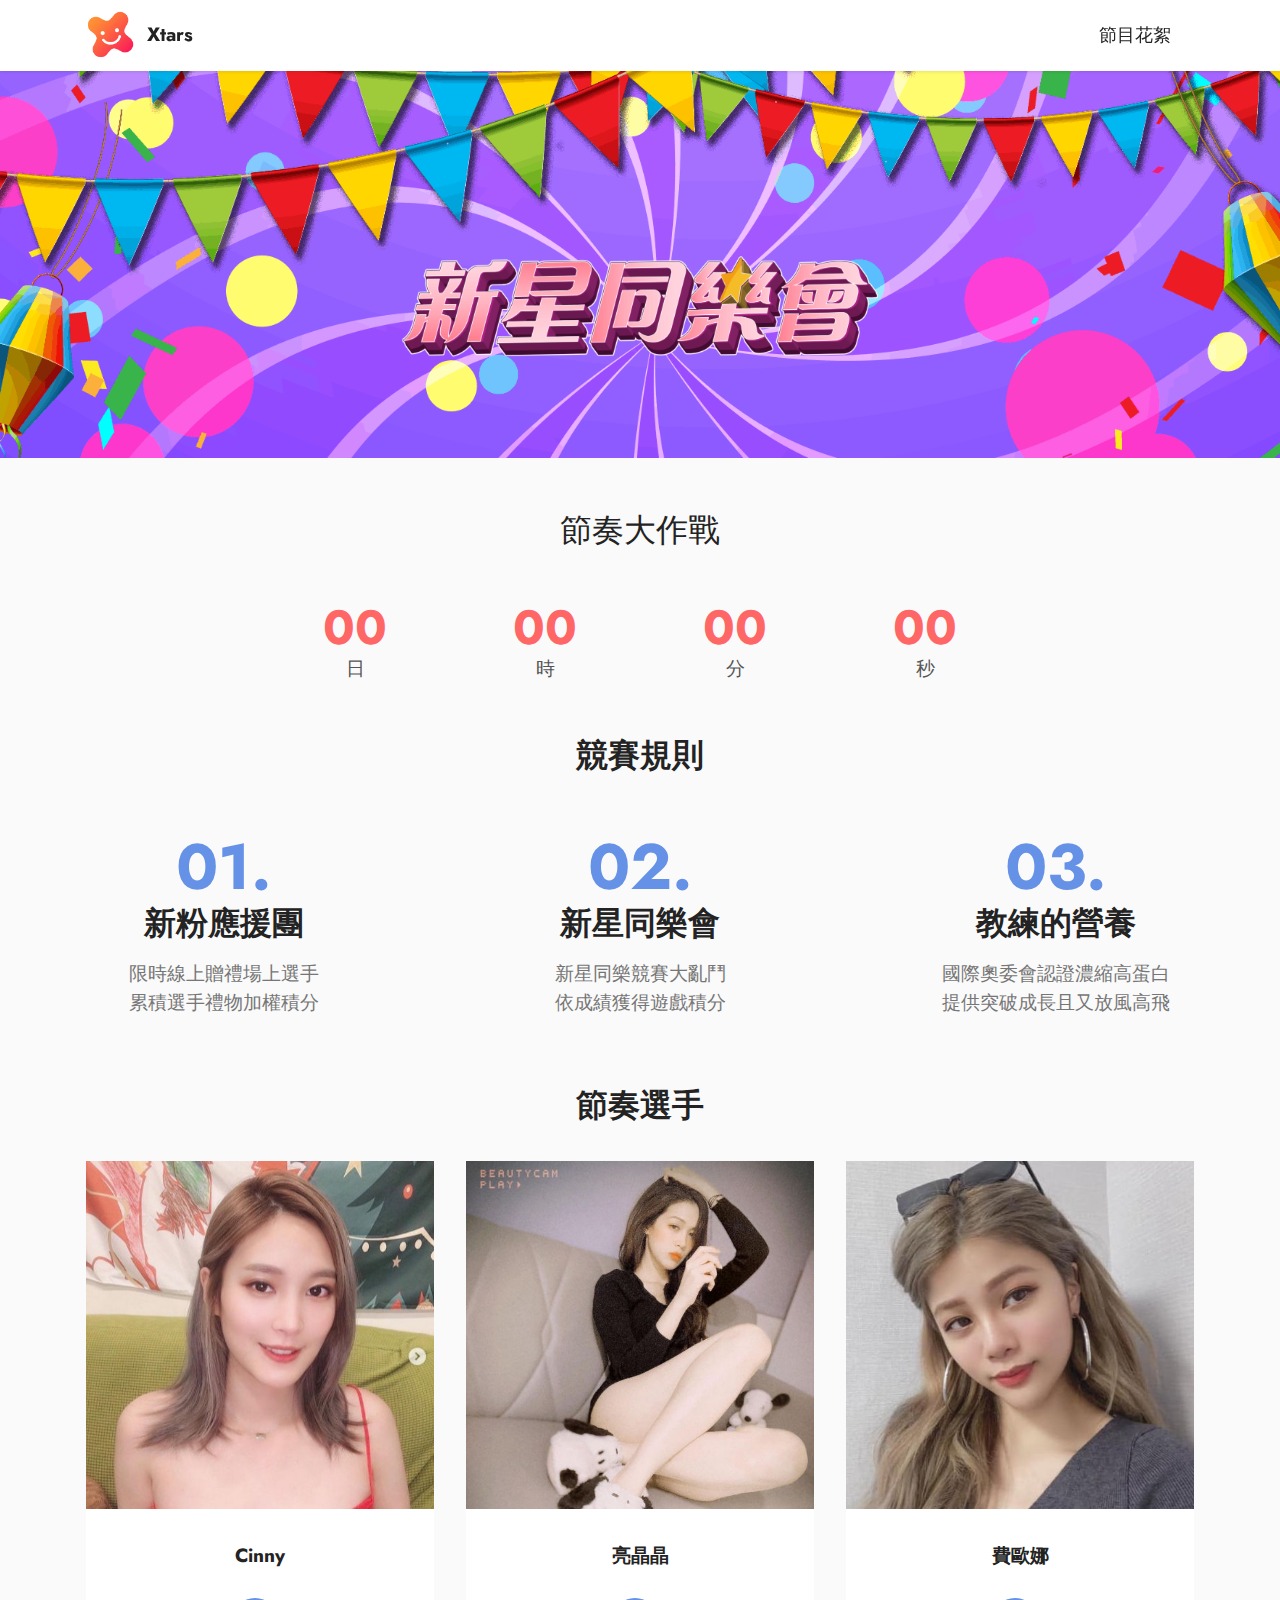
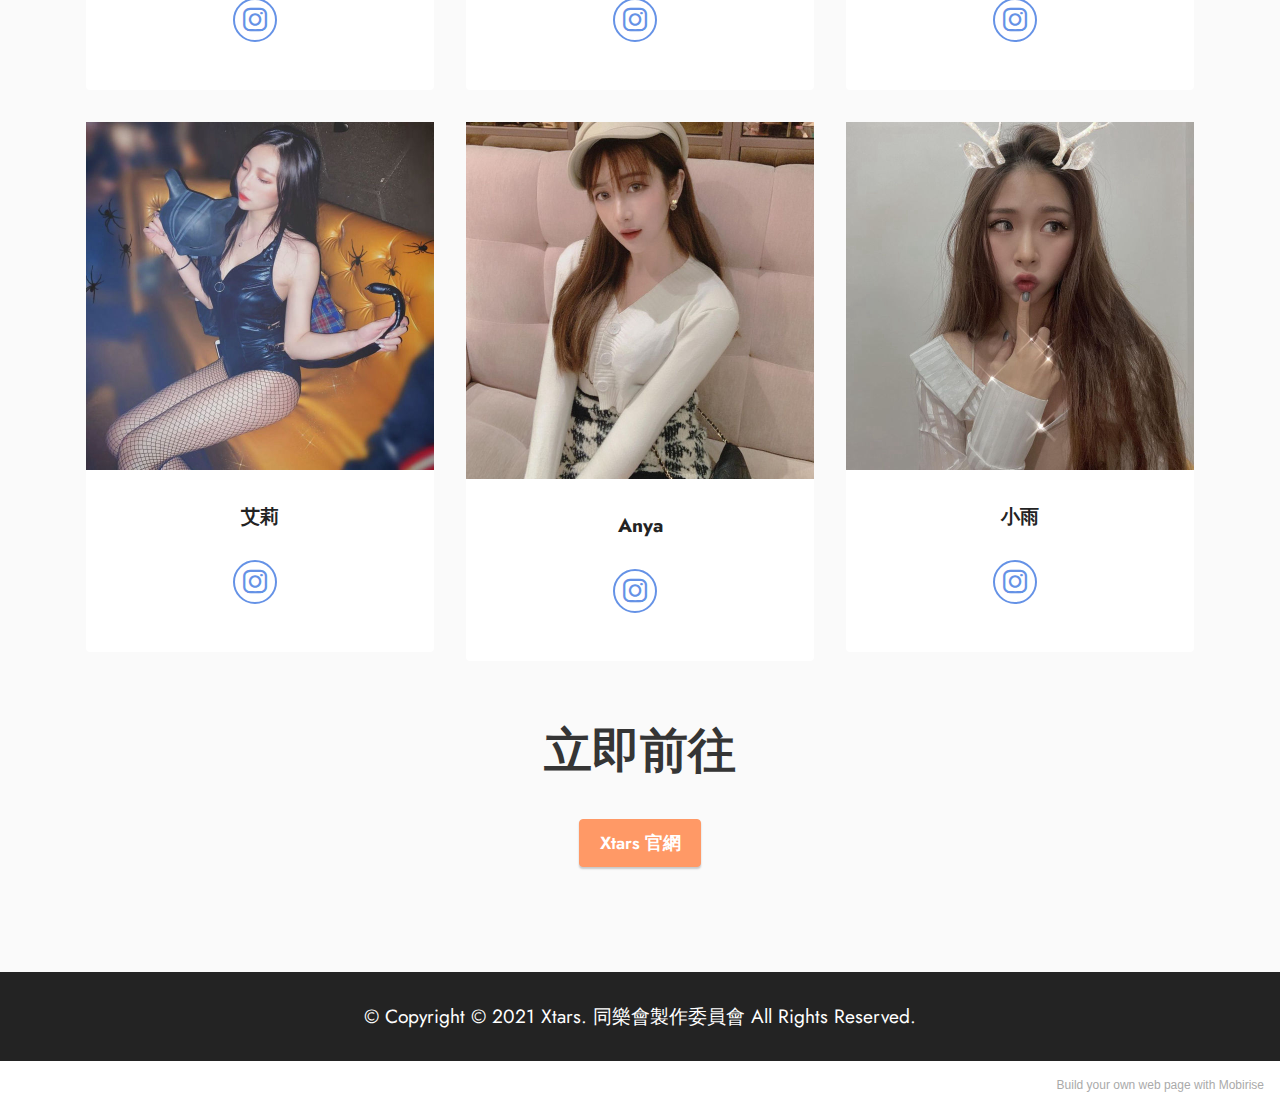
<file: index.html>
<!DOCTYPE html>
<html  >
<head>
  <!-- Site made with Mobirise Website Builder v5.2.0, https://mobirise.com -->
  <meta charset="UTF-8">
  <meta http-equiv="X-UA-Compatible" content="IE=edge">
  <meta name="generator" content="Mobirise v5.2.0, mobirise.com">
  <meta name="viewport" content="width=device-width, initial-scale=1, minimum-scale=1">
  <link rel="shortcut icon" href="assets/images/xtars-80x80.png" type="image/x-icon">
  <meta name="description" content="">
  
  
  <title>Home</title>
  <link rel="stylesheet" href="assets/tether/tether.min.css">
  <link rel="stylesheet" href="assets/bootstrap/css/bootstrap.min.css">
  <link rel="stylesheet" href="assets/bootstrap/css/bootstrap-grid.min.css">
  <link rel="stylesheet" href="assets/bootstrap/css/bootstrap-reboot.min.css">
  <link rel="stylesheet" href="assets/dropdown/css/style.css">
  <link rel="stylesheet" href="assets/socicon/css/styles.css">
  <link rel="stylesheet" href="assets/theme/css/style.css">
  <link rel="preload" as="style" href="assets/mobirise/css/mbr-additional.css"><link rel="stylesheet" href="assets/mobirise/css/mbr-additional.css" type="text/css">
  
  
  
  
</head>
<body>
  
  <section class="menu menu2 cid-smn8dPNpN2" once="menu" id="menu2-u">
    
    <nav class="navbar navbar-dropdown navbar-fixed-top navbar-expand-lg">
        <div class="container">
            <div class="navbar-brand">
                <span class="navbar-logo">
                    <a href="index.html">
                        <img src="assets/images/xtars-80x80.png" alt="Mobirise" style="height: 3rem;">
                    </a>
                </span>
                <span class="navbar-caption-wrap"><a class="navbar-caption text-black display-7" href="https://mobiri.se">Xtars</a></span>
            </div>
            <button class="navbar-toggler" type="button" data-toggle="collapse" data-target="#navbarSupportedContent" aria-controls="navbarNavAltMarkup" aria-expanded="false" aria-label="Toggle navigation">
                <div class="hamburger">
                    <span></span>
                    <span></span>
                    <span></span>
                    <span></span>
                </div>
            </button>
            <div class="collapse navbar-collapse" id="navbarSupportedContent">
                <ul class="navbar-nav nav-dropdown nav-right" data-app-modern-menu="true"><li class="nav-item"><a class="nav-link link text-black text-primary display-4" href="page1.html">節目花絮</a>
                    </li></ul>
                
                
            </div>
        </div>
    </nav>
</section>

<section class="header10 cid-sjNqBxgICX mbr-parallax-background" id="header10-3">

    

    

    <div class="align-center container">
        <div class="row justify-content-center">
            <div class="col-md-12 col-lg-9">
                
                
                
                <div class="image-wrap mt-4">
                    <img src="assets/images/logo-1364x303.png" alt="Mobirise" title="">
                </div>
            </div>
        </div>
    </div>
</section>

<section class="countdown3 cid-sjSyhsZ68y" id="countdown3-b">
    
    
    <div class="container">
        <div class="row justify-content-center">
            <div class="col-lg-8">
                <h3 class="mbr-section-title mb-5 align-center mbr-fonts-style display-5"><br>節奏大作戰</h3>
                
                <div class="countdown-cont align-center mb-5">
                    <div class="daysCountdown col-xs-3 col-sm-3 col-md-3" title="日"></div>
                    <div class="hoursCountdown col-xs-3 col-sm-3 col-md-3" title="時"></div>
                    <div class="minutesCountdown col-xs-3 col-sm-3 col-md-3" title="分"></div>
                    <div class="secondsCountdown col-xs-3 col-sm-3 col-md-3" title="秒"></div>
                    <div class="countdown" data-due-date="2021/3/25 19:00"></div>
                </div>
            </div>
        </div>
    </div>
</section>

<section class="features22 cid-smneNZ9Xca" id="features23-y">

    
    
    <div class="container-fluid">
        <div class="card-wrapper">
            <div class="card-box align-left">
                <h4 class="mbr-section-title mbr-fonts-style display-5">
                    <strong>競賽規則</strong></h4>
                
                
            </div>
        </div>
        <!-- col-12 col-md-6 col-lg-4 -->
        <div class="row justify-content-center content-row mt-4">
            <div class="card p-4 p-md-3 col-md-6 col-lg-4">
                <div class="card-box">
                    <div class="title">
                        <span class="num mbr-fonts-style"><strong>01.</strong></span>
                    </div>
                    <h4 class="card-title mbr-fonts-style display-5">
                        <strong>新粉應援團</strong>
                    </h4>
                    <p class="mbr-text card-text mbr-fonts-style display-7">限時線上贈禮場上選手<br>累積選手禮物加權積分<br></p>
                </div>
            </div>
            <div class="card p-4 p-md-3 col-md-6 col-lg-4">
                <div class="card-box">
                    <div class="title">
                        <span class="num mbr-fonts-style"><strong>02.</strong></span>
                    </div>
                    <h4 class="card-title mbr-fonts-style display-5">
                        <strong>新星同樂會</strong>
                    </h4>
                    <p class="mbr-text card-text mbr-fonts-style display-7">新星同樂競賽大亂鬥<br>依成績獲得遊戲積分<br></p>
                </div>
            </div>
            <div class="card p-4 p-md-3 col-md-6 col-lg-4">
                <div class="card-box">
                    <div class="title">
                        <span class="num mbr-fonts-style"><strong>03.</strong></span>
                    </div>
                    <h4 class="card-title mbr-fonts-style display-5"><strong>教練的營養</strong></h4>
                    <p class="mbr-text card-text mbr-fonts-style display-7">國際奧委會認證濃縮高蛋白<br>提供突破成長且又放風高飛<br></p>
                </div>
            </div>
            
            
            
            
            
        </div>
    </div>
</section>

<section class="team1 cid-sjVwXXZbTb" id="team1-l">
    

    
    <div class="container">
        <div class="row justify-content-center">
            <div class="col-12">
                <h3 class="mbr-section-title mbr-fonts-style align-center mb-4 display-5"><strong>節奏選手</strong></h3>
                
            </div>
            <div class="col-sm-6 col-lg-4">
                <div class="card-wrap">
                    <div class="image-wrap">
                        <img src="assets/images/cinny-480x601.jpeg" alt="">
                    </div>
                    <div class="content-wrap">
                        <h5 class="mbr-section-title card-title mbr-fonts-style align-center m-0 display-7"><strong>Cinny</strong><br><strong><br></strong>
                        </h5>
                        
                        
                        <div class="social-row display-7">
                            <div class="soc-item">
                                <a href="https://www.instagram.com/jins_co/" target="_blank">
                                    <span class="mbr-iconfont socicon-instagram socicon"></span>
                                </a>
                            </div>
                            
                            
                            
                            
                        </div>
                        
                    </div>
                </div>
            </div>

            <div class="col-sm-6 col-lg-4">
                <div class="card-wrap">
                    <div class="image-wrap">
                        <img src="assets/images/131552505-402459911201972-3586941245776753586-n-506x506.jpg" alt="">
                    </div>
                    <div class="content-wrap">
                        <h5 class="mbr-section-title card-title mbr-fonts-style align-center m-0 display-7">
                            <strong>亮晶晶</strong><br><strong><br></strong>
                        </h5>
                        
                        
                        <div class="social-row display-7">
                            <div class="soc-item">
                                <a href="https://www.instagram.com/jauja_77/" target="_blank">
                                    <span class="mbr-iconfont socicon-instagram socicon"></span>
                                </a>
                            </div>
                            
                            
                            
                            
                        </div>
                        
                    </div>
                </div>
            </div>

            <div class="col-sm-6 col-lg-4">
                <div class="card-wrap">
                    <div class="image-wrap">
                        <img src="assets/images/123786527-3633252616719279-2183512841116126297-n-506x506.jpg" alt="">
                    </div>
                    <div class="content-wrap">
                        <h5 class="mbr-section-title card-title mbr-fonts-style align-center m-0 display-7"><strong>費歐娜</strong><br><strong><br></strong></h5>
                        
                        
                        <div class="social-row display-7">
                            <div class="soc-item">
                                <a href="https://www.instagram.com/fiona_5315/" target="_blank">
                                    <span class="mbr-iconfont socicon-instagram socicon"></span>
                                </a>
                            </div>
                            
                            
                            
                            
                        </div>
                        
                    </div>
                </div>
            </div>

            
        </div>
    </div>
</section>

<section class="team1 cid-sjVxiVuAu6" id="team1-m">
    

    
    <div class="container">
        <div class="row justify-content-center">
            <div class="col-12">
                <h3 class="mbr-section-title mbr-fonts-style align-center mb-4 display-5"></h3>
                
            </div>
            <div class="col-sm-6 col-lg-4">
                <div class="card-wrap">
                    <div class="image-wrap">
                        <img src="assets/images/123180125-414652959703171-7835298303687808785-n-696x696.jpg" alt="">
                    </div>
                    <div class="content-wrap">
                        <h5 class="mbr-section-title card-title mbr-fonts-style align-center m-0 display-7">
                            <strong>艾莉</strong><br><strong><br></strong>
                        </h5>
                        
                        
                        <div class="social-row display-7">
                            <div class="soc-item">
                                <a href="https://www.instagram.com/ellie.bb__/" target="_blank">
                                    <span class="mbr-iconfont socicon-instagram socicon"></span>
                                </a>
                            </div>
                            
                            
                            
                            
                        </div>
                        
                    </div>
                </div>
            </div>

            <div class="col-sm-6 col-lg-4">
                <div class="card-wrap">
                    <div class="image-wrap">
                        <img src="assets/images/127604019-316410402684490-2424909874435480889-n-696x713.jpg" alt="">
                    </div>
                    <div class="content-wrap">
                        <h5 class="mbr-section-title card-title mbr-fonts-style align-center m-0 display-7">
                            <strong>Anya</strong><br><strong><br></strong>
                        </h5>
                        
                        
                        <div class="social-row display-7">
                            <div class="soc-item">
                                <a href="https://www.instagram.com/imnini__24" target="_blank">
                                    <span class="mbr-iconfont socicon-instagram socicon"></span>
                                </a>
                            </div>
                            
                            
                            
                            
                        </div>
                        
                    </div>
                </div>
            </div>

            <div class="col-sm-6 col-lg-4">
                <div class="card-wrap">
                    <div class="image-wrap">
                        <img src="assets/images/132115350-257817309009860-9081414252603745127-n-696x696.jpg" alt="">
                    </div>
                    <div class="content-wrap">
                        <h5 class="mbr-section-title card-title mbr-fonts-style align-center m-0 display-7"><strong>小雨</strong><br><strong><br></strong>
                        </h5>
                        
                        
                        <div class="social-row display-7">
                            <div class="soc-item">
                                <a href="https://www.instagram.com/l.rainning_1218/" target="_blank">
                                    <span class="mbr-iconfont socicon-instagram socicon"></span>
                                </a>
                            </div>
                            
                            
                            
                            
                        </div>
                        
                    </div>
                </div>
            </div>

            
        </div>
    </div>
</section>

<section class="info1 cid-sjVNlHMPFI" id="info1-r">
    
    
    <div class="align-center container">
        <div class="row justify-content-center">
            <div class="col-12 col-lg-8">
                <h3 class="mbr-section-title mb-4 mbr-fonts-style display-2"><strong>立即前往</strong></h3>
                
                <div class="mbr-section-btn"><a class="btn btn-danger display-4" href="https://www.xtars.com/">Xtars 官網</a></div>
            </div>
        </div>
    </div>
</section>

<section class="footer7 cid-sjVMQPwc6F" once="footers" id="footer7-q">

    

    

    <div class="container">
        <div class="media-container-row align-center mbr-white">
            <div class="col-12">
                <p class="mbr-text mb-0 mbr-fonts-style display-7">
                    © Copyright © 2021 Xtars. 同樂會製作委員會 All Rights Reserved. 
                </p>
            </div>
        </div>
    </div>
</section><section style="background-color: #fff; font-family: -apple-system, BlinkMacSystemFont, 'Segoe UI', 'Roboto', 'Helvetica Neue', Arial, sans-serif; color:#aaa; font-size:12px; padding: 0; align-items: center; display: flex;"><a href="https://mobirise.site/k" style="flex: 1 1; height: 3rem; padding-left: 1rem;"></a><p style="flex: 0 0 auto; margin:0; padding-right:1rem;">Build your own <a href="https://mobirise.site/y" style="color:#aaa;">web page</a> with Mobirise</p></section><script src="assets/web/assets/jquery/jquery.min.js"></script>  <script src="assets/popper/popper.min.js"></script>  <script src="assets/tether/tether.min.js"></script>  <script src="assets/bootstrap/js/bootstrap.min.js"></script>  <script src="assets/smoothscroll/smooth-scroll.js"></script>  <script src="assets/parallax/jarallax.min.js"></script>  <script src="assets/countdown/jquery.countdown.min.js"></script>  <script src="assets/dropdown/js/nav-dropdown.js"></script>  <script src="assets/dropdown/js/navbar-dropdown.js"></script>  <script src="assets/touchswipe/jquery.touch-swipe.min.js"></script>  <script src="assets/theme/js/script.js"></script>  
  
  
</body>
</html>
</file>
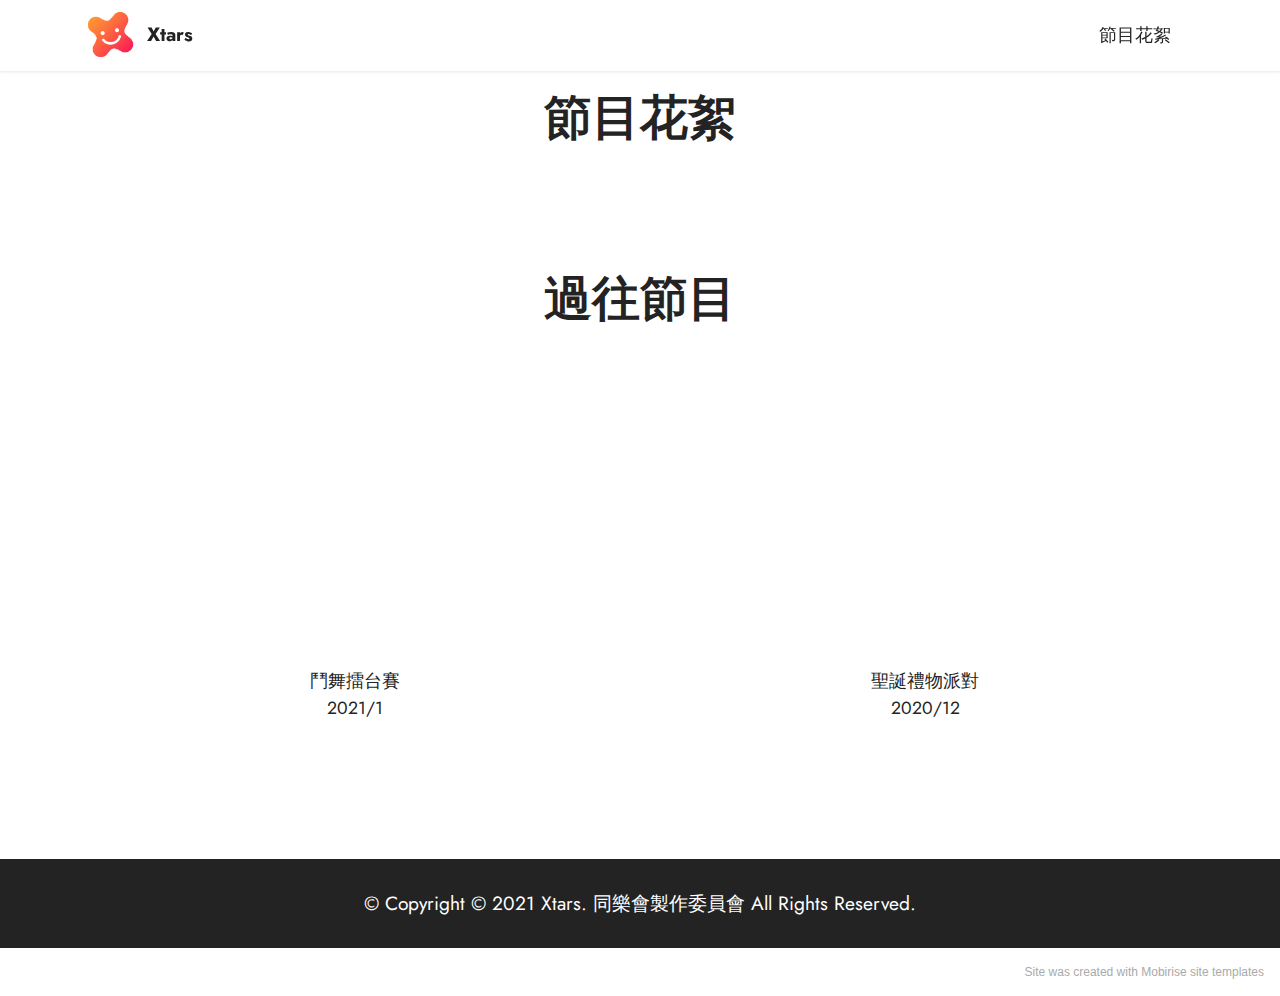
<file: page1.html>
<!DOCTYPE html>
<html  >
<head>
  <!-- Site made with Mobirise Website Builder v5.2.0, https://mobirise.com -->
  <meta charset="UTF-8">
  <meta http-equiv="X-UA-Compatible" content="IE=edge">
  <meta name="generator" content="Mobirise v5.2.0, mobirise.com">
  <meta name="viewport" content="width=device-width, initial-scale=1, minimum-scale=1">
  <link rel="shortcut icon" href="assets/images/xtars-80x80.png" type="image/x-icon">
  <meta name="description" content="">
  
  
  <title>Past</title>
  <link rel="stylesheet" href="assets/tether/tether.min.css">
  <link rel="stylesheet" href="assets/bootstrap/css/bootstrap.min.css">
  <link rel="stylesheet" href="assets/bootstrap/css/bootstrap-grid.min.css">
  <link rel="stylesheet" href="assets/bootstrap/css/bootstrap-reboot.min.css">
  <link rel="stylesheet" href="assets/dropdown/css/style.css">
  <link rel="stylesheet" href="assets/socicon/css/styles.css">
  <link rel="stylesheet" href="assets/theme/css/style.css">
  <link rel="preload" as="style" href="assets/mobirise/css/mbr-additional.css"><link rel="stylesheet" href="assets/mobirise/css/mbr-additional.css" type="text/css">
  
  
  
  
</head>
<body>
  
  <section class="menu menu2 cid-smn8dPNpN2" once="menu" id="menu2-u">
    
    <nav class="navbar navbar-dropdown navbar-fixed-top navbar-expand-lg">
        <div class="container">
            <div class="navbar-brand">
                <span class="navbar-logo">
                    <a href="index.html">
                        <img src="assets/images/xtars-80x80.png" alt="Mobirise" style="height: 3rem;">
                    </a>
                </span>
                <span class="navbar-caption-wrap"><a class="navbar-caption text-black display-7" href="https://mobiri.se">Xtars</a></span>
            </div>
            <button class="navbar-toggler" type="button" data-toggle="collapse" data-target="#navbarSupportedContent" aria-controls="navbarNavAltMarkup" aria-expanded="false" aria-label="Toggle navigation">
                <div class="hamburger">
                    <span></span>
                    <span></span>
                    <span></span>
                    <span></span>
                </div>
            </button>
            <div class="collapse navbar-collapse" id="navbarSupportedContent">
                <ul class="navbar-nav nav-dropdown nav-right" data-app-modern-menu="true"><li class="nav-item"><a class="nav-link link text-black text-primary display-4" href="page1.html">節目花絮</a>
                    </li></ul>
                
                
            </div>
        </div>
    </nav>
</section>

<section class="content4 cid-smnhTGYogt" id="content4-10">
    
    
    <div class="container">
        <div class="row justify-content-center">
            <div class="title col-md-12 col-lg-12">
                <h3 class="mbr-section-title mbr-fonts-style align-center mb-4 display-2"><strong>節目花絮</strong></h3>
                <h4 class="mbr-section-subtitle align-center mbr-fonts-style mb-4 display-7"></h4>
                
            </div>
        </div>
    </div>
</section>

<section class="video3 cid-ssABHZzM5U" id="video3-12">
    
    
    <div class="container">
        <div class="mbr-section-head">
            <h4 class="mbr-section-title mbr-fonts-style mb-0 display-2"><strong>過往節目</strong></h4>
            <h5 class="mbr-section-subtitle mbr-fonts-style mb-0 mt-2 display-7"></h5>
        </div>
        <div class="row mt-4">
            <div class="col-12 col-md-6 video-block">
                <div class="video-wrapper"><iframe class="mbr-embedded-video" src="https://www.youtube.com/embed/ghrFu1TP25Y?rel=0&amp;amp;showinfo=0&amp;autoplay=0&amp;loop=0" width="1280" height="720" frameborder="0" allowfullscreen></iframe></div>
                <p class="mbr-text pt-2 mbr-fonts-style display-4">
                    鬥舞擂台賽<br>2021/1<br><br></p>
            </div>
            <div class="col-12 col-md-6 video-block">
                <div class="video-wrapper"><iframe class="mbr-embedded-video" src="https://www.youtube.com/embed/02JhV_EFZog?rel=0&amp;amp;showinfo=0&amp;autoplay=0&amp;loop=0" width="1280" height="720" frameborder="0" allowfullscreen></iframe></div>
                <p class="mbr-text pt-2 mbr-fonts-style display-4">
                    聖誕禮物派對<br>2020/12<br></p>
            </div>
        </div>
    </div>
</section>

<section class="footer7 cid-sjVMQPwc6F" once="footers" id="footer7-s">

    

    

    <div class="container">
        <div class="media-container-row align-center mbr-white">
            <div class="col-12">
                <p class="mbr-text mb-0 mbr-fonts-style display-7">
                    © Copyright © 2021 Xtars. 同樂會製作委員會 All Rights Reserved. 
                </p>
            </div>
        </div>
    </div>
</section><section style="background-color: #fff; font-family: -apple-system, BlinkMacSystemFont, 'Segoe UI', 'Roboto', 'Helvetica Neue', Arial, sans-serif; color:#aaa; font-size:12px; padding: 0; align-items: center; display: flex;"><a href="https://mobirise.site/b" style="flex: 1 1; height: 3rem; padding-left: 1rem;"></a><p style="flex: 0 0 auto; margin:0; padding-right:1rem;"><a href="https://mobirise.site/s" style="color:#aaa;">Site</a> was created with Mobirise site templates</p></section><script src="assets/web/assets/jquery/jquery.min.js"></script>  <script src="assets/popper/popper.min.js"></script>  <script src="assets/tether/tether.min.js"></script>  <script src="assets/bootstrap/js/bootstrap.min.js"></script>  <script src="assets/smoothscroll/smooth-scroll.js"></script>  <script src="assets/playervimeo/vimeo_player.js"></script>  <script src="assets/dropdown/js/nav-dropdown.js"></script>  <script src="assets/dropdown/js/navbar-dropdown.js"></script>  <script src="assets/touchswipe/jquery.touch-swipe.min.js"></script>  <script src="assets/theme/js/script.js"></script>  
  
  
</body>
</html>
</file>
<file: assets/dropdown/css/style.css>
.navbar-dropdown {
  left: 0;
  padding: 0;
  position: absolute;
  right: 0;
  top: 0;
  transition: all 0.45s ease;
  z-index: 1030;
  background: #282828; }
  .navbar-dropdown .navbar-logo {
    margin-right: 0.8rem;
    transition: margin 0.3s ease-in-out;
    vertical-align: middle; }
    .navbar-dropdown .navbar-logo img {
      height: 3.125rem;
      transition: all 0.3s ease-in-out; }
    .navbar-dropdown .navbar-logo.mbr-iconfont {
      font-size: 3.125rem;
      line-height: 3.125rem; }
  .navbar-dropdown .navbar-caption {
    font-weight: 700;
    white-space: normal;
    vertical-align: -4px;
    line-height: 3.125rem !important; }
    .navbar-dropdown .navbar-caption, .navbar-dropdown .navbar-caption:hover {
      color: inherit;
      text-decoration: none; }
  .navbar-dropdown .mbr-iconfont + .navbar-caption {
    vertical-align: -1px; }
  .navbar-dropdown.navbar-fixed-top {
    position: fixed; }
  .navbar-dropdown .navbar-brand span {
    vertical-align: -4px; }
  .navbar-dropdown.bg-color.transparent {
    background: none; }
  .navbar-dropdown.navbar-short .navbar-brand {
    padding: 0.625rem 0; }
    .navbar-dropdown.navbar-short .navbar-brand span {
      vertical-align: -1px; }
  .navbar-dropdown.navbar-short .navbar-caption {
    line-height: 2.375rem !important;
    vertical-align: -2px; }
  .navbar-dropdown.navbar-short .navbar-logo {
    margin-right: 0.5rem; }
    .navbar-dropdown.navbar-short .navbar-logo img {
      height: 2.375rem; }
    .navbar-dropdown.navbar-short .navbar-logo.mbr-iconfont {
      font-size: 2.375rem;
      line-height: 2.375rem; }
  .navbar-dropdown.navbar-short .mbr-table-cell {
    height: 3.625rem; }
  .navbar-dropdown .navbar-close {
    left: 0.6875rem;
    position: fixed;
    top: 0.75rem;
    z-index: 1000; }
  .navbar-dropdown .hamburger-icon {
    content: "";
    display: inline-block;
    vertical-align: middle;
    width: 16px;
    -webkit-box-shadow: 0 -6px 0 1px #282828,0 0 0 1px #282828,0 6px 0 1px #282828;
    -moz-box-shadow: 0 -6px 0 1px #282828,0 0 0 1px #282828,0 6px 0 1px #282828;
    box-shadow: 0 -6px 0 1px #282828,0 0 0 1px #282828,0 6px 0 1px #282828; }

.dropdown-menu .dropdown-toggle[data-toggle="dropdown-submenu"]::after {
  border-bottom: 0.35em solid transparent;
  border-left: 0.35em solid;
  border-right: 0;
  border-top: 0.35em solid transparent;
  margin-left: 0.3rem; }

.dropdown-menu .dropdown-item:focus {
  outline: 0; }

.nav-dropdown {
  font-size: 0.75rem;
  font-weight: 500;
  height: auto !important; }
  .nav-dropdown .nav-btn {
    padding-left: 1rem; }
  .nav-dropdown .link {
    margin: .667em 1.667em;
    font-weight: 500;
    padding: 0;
    transition: color .2s ease-in-out; }
    .nav-dropdown .link.dropdown-toggle {
      margin-right: 2.583em; }
      .nav-dropdown .link.dropdown-toggle::after {
        margin-left: .25rem;
        border-top: 0.35em solid;
        border-right: 0.35em solid transparent;
        border-left: 0.35em solid transparent;
        border-bottom: 0; }
      .nav-dropdown .link.dropdown-toggle[aria-expanded="true"] {
        margin: 0;
        padding: 0.667em 3.263em  0.667em 1.667em; }
  .nav-dropdown .link::after,
  .nav-dropdown .dropdown-item::after {
    color: inherit; }
  .nav-dropdown .btn {
    font-size: 0.75rem;
    font-weight: 700;
    letter-spacing: 0;
    margin-bottom: 0;
    padding-left: 1.25rem;
    padding-right: 1.25rem; }
  .nav-dropdown .dropdown-menu {
    border-radius: 0;
    border: 0;
    left: 0;
    margin: 0;
    padding-bottom: 1.25rem;
    padding-top: 1.25rem;
    position: relative; }
  .nav-dropdown .dropdown-submenu {
    margin-left: 0.125rem;
    top: 0; }
  .nav-dropdown .dropdown-item {
    font-weight: 500;
    line-height: 2;
    padding: 0.3846em 4.615em 0.3846em 1.5385em;
    position: relative;
    transition: color .2s ease-in-out, background-color .2s ease-in-out; }
    .nav-dropdown .dropdown-item::after {
      margin-top: -0.3077em;
      position: absolute;
      right: 1.1538em;
      top: 50%; }
    .nav-dropdown .dropdown-item:focus, .nav-dropdown .dropdown-item:hover {
      background: none; }

@media (max-width: 767px) {
  .nav-dropdown.navbar-toggleable-sm {
    bottom: 0;
    display: none;
    left: 0;
    overflow-x: hidden;
    position: fixed;
    top: 0;
    transform: translateX(-100%);
    -ms-transform: translateX(-100%);
    -webkit-transform: translateX(-100%);
    width: 18.75rem;
    z-index: 999; } }
.nav-dropdown.navbar-toggleable-xl {
  bottom: 0;
  display: none;
  left: 0;
  overflow-x: hidden;
  position: fixed;
  top: 0;
  transform: translateX(-100%);
  -ms-transform: translateX(-100%);
  -webkit-transform: translateX(-100%);
  width: 18.75rem;
  z-index: 999; }

.nav-dropdown-sm {
  display: block !important;
  overflow-x: hidden;
  overflow: auto;
  padding-top: 3.875rem; }
  .nav-dropdown-sm::after {
    content: "";
    display: block;
    height: 3rem;
    width: 100%; }
  .nav-dropdown-sm.collapse.in ~ .navbar-close {
    display: block !important; }
  .nav-dropdown-sm.collapsing, .nav-dropdown-sm.collapse.in {
    transform: translateX(0);
    -ms-transform: translateX(0);
    -webkit-transform: translateX(0);
    transition: all 0.25s ease-out;
    -webkit-transition: all 0.25s ease-out;
    background: #282828; }
  .nav-dropdown-sm.collapsing[aria-expanded="false"] {
    transform: translateX(-100%);
    -ms-transform: translateX(-100%);
    -webkit-transform: translateX(-100%); }
  .nav-dropdown-sm .nav-item {
    display: block;
    margin-left: 0 !important;
    padding-left: 0; }
  .nav-dropdown-sm .link,
  .nav-dropdown-sm .dropdown-item {
    border-top: 1px dotted rgba(255, 255, 255, 0.1);
    font-size: 0.8125rem;
    line-height: 1.6;
    margin: 0 !important;
    padding: 0.875rem 2.4rem 0.875rem 1.5625rem !important;
    position: relative;
    white-space: normal; }
    .nav-dropdown-sm .link:focus, .nav-dropdown-sm .link:hover,
    .nav-dropdown-sm .dropdown-item:focus,
    .nav-dropdown-sm .dropdown-item:hover {
      background: rgba(0, 0, 0, 0.2) !important;
      color: #c0a375; }
  .nav-dropdown-sm .nav-btn {
    position: relative;
    padding: 1.5625rem 1.5625rem 0 1.5625rem; }
    .nav-dropdown-sm .nav-btn::before {
      border-top: 1px dotted rgba(255, 255, 255, 0.1);
      content: "";
      left: 0;
      position: absolute;
      top: 0;
      width: 100%; }
    .nav-dropdown-sm .nav-btn + .nav-btn {
      padding-top: 0.625rem; }
      .nav-dropdown-sm .nav-btn + .nav-btn::before {
        display: none; }
  .nav-dropdown-sm .btn {
    padding: 0.625rem 0; }
  .nav-dropdown-sm .dropdown-toggle[data-toggle="dropdown-submenu"]::after {
    margin-left: .25rem;
    border-top: 0.35em solid;
    border-right: 0.35em solid transparent;
    border-left: 0.35em solid transparent;
    border-bottom: 0; }
  .nav-dropdown-sm .dropdown-toggle[data-toggle="dropdown-submenu"][aria-expanded="true"]::after {
    border-top: 0;
    border-right: 0.35em solid transparent;
    border-left: 0.35em solid transparent;
    border-bottom: 0.35em solid; }
  .nav-dropdown-sm .dropdown-menu {
    margin: 0;
    padding: 0;
    position: relative;
    top: 0;
    left: 0;
    width: 100%;
    border: 0;
    float: none;
    border-radius: 0;
    background: none; }
  .nav-dropdown-sm .dropdown-submenu {
    left: 100%;
    margin-left: 0.125rem;
    margin-top: -1.25rem;
    top: 0; }

.navbar-toggleable-sm .nav-dropdown .dropdown-menu {
  position: absolute; }

.navbar-toggleable-sm .nav-dropdown .dropdown-submenu {
  left: 100%;
  margin-left: 0.125rem;
  margin-top: -1.25rem;
  top: 0; }

.navbar-toggleable-sm.opened .nav-dropdown .dropdown-menu {
  position: relative; }

.navbar-toggleable-sm.opened .nav-dropdown .dropdown-submenu {
  left: 0;
  margin-left: 00rem;
  margin-top: 0rem;
  top: 0; }

.is-builder .nav-dropdown.collapsing {
  transition: none !important; }

/*# sourceMappingURL=style.css.map */
</file>
<file: assets/socicon/css/styles.css>
@charset "UTF-8";

@font-face {
  font-family: 'Socicon';
  src:  url('../fonts/socicon.eot');
  src:  url('../fonts/socicon.eot?#iefix') format('embedded-opentype'),
    url('../fonts/socicon.woff2') format('woff2'),
    url('../fonts/socicon.ttf') format('truetype'),
    url('../fonts/socicon.woff') format('woff'),
    url('../fonts/socicon.svg#socicon') format('svg');
  font-weight: normal;
  font-style: normal;
}

[data-icon]:before {
  font-family: "socicon" !important;
  content: attr(data-icon);
  font-style: normal !important;
  font-weight: normal !important;
  font-variant: normal !important;
  text-transform: none !important;
  speak: none;
  line-height: 1;
  -webkit-font-smoothing: antialiased;
  -moz-osx-font-smoothing: grayscale;
}

[class^="socicon-"], [class*=" socicon-"] {
  /* use !important to prevent issues with browser extensions that change fonts */
  font-family: 'Socicon' !important;
  speak: none;
  font-style: normal;
  font-weight: normal;
  font-variant: normal;
  text-transform: none;
  line-height: 1;

  /* Better Font Rendering =========== */
  -webkit-font-smoothing: antialiased;
  -moz-osx-font-smoothing: grayscale;
}

.socicon-eitaa:before {
  content: "\e97c";
}
.socicon-soroush:before {
  content: "\e97d";
}
.socicon-bale:before {
  content: "\e97e";
}
.socicon-zazzle:before {
  content: "\e97b";
}
.socicon-society6:before {
  content: "\e97a";
}
.socicon-redbubble:before {
  content: "\e979";
}
.socicon-avvo:before {
  content: "\e978";
}
.socicon-stitcher:before {
  content: "\e977";
}
.socicon-googlehangouts:before {
  content: "\e974";
}
.socicon-dlive:before {
  content: "\e975";
}
.socicon-vsco:before {
  content: "\e976";
}
.socicon-flipboard:before {
  content: "\e973";
}
.socicon-ubuntu:before {
  content: "\e958";
}
.socicon-artstation:before {
  content: "\e959";
}
.socicon-invision:before {
  content: "\e95a";
}
.socicon-torial:before {
  content: "\e95b";
}
.socicon-collectorz:before {
  content: "\e95c";
}
.socicon-seenthis:before {
  content: "\e95d";
}
.socicon-googleplaymusic:before {
  content: "\e95e";
}
.socicon-debian:before {
  content: "\e95f";
}
.socicon-filmfreeway:before {
  content: "\e960";
}
.socicon-gnome:before {
  content: "\e961";
}
.socicon-itchio:before {
  content: "\e962";
}
.socicon-jamendo:before {
  content: "\e963";
}
.socicon-mix:before {
  content: "\e964";
}
.socicon-sharepoint:before {
  content: "\e965";
}
.socicon-tinder:before {
  content: "\e966";
}
.socicon-windguru:before {
  content: "\e967";
}
.socicon-cdbaby:before {
  content: "\e968";
}
.socicon-elementaryos:before {
  content: "\e969";
}
.socicon-stage32:before {
  content: "\e96a";
}
.socicon-tiktok:before {
  content: "\e96b";
}
.socicon-gitter:before {
  content: "\e96c";
}
.socicon-letterboxd:before {
  content: "\e96d";
}
.socicon-threema:before {
  content: "\e96e";
}
.socicon-splice:before {
  content: "\e96f";
}
.socicon-metapop:before {
  content: "\e970";
}
.socicon-naver:before {
  content: "\e971";
}
.socicon-remote:before {
  content: "\e972";
}
.socicon-internet:before {
  content: "\e957";
}
.socicon-moddb:before {
  content: "\e94b";
}
.socicon-indiedb:before {
  content: "\e94c";
}
.socicon-traxsource:before {
  content: "\e94d";
}
.socicon-gamefor:before {
  content: "\e94e";
}
.socicon-pixiv:before {
  content: "\e94f";
}
.socicon-myanimelist:before {
  content: "\e950";
}
.socicon-blackberry:before {
  content: "\e951";
}
.socicon-wickr:before {
  content: "\e952";
}
.socicon-spip:before {
  content: "\e953";
}
.socicon-napster:before {
  content: "\e954";
}
.socicon-beatport:before {
  content: "\e955";
}
.socicon-hackerone:before {
  content: "\e956";
}
.socicon-hackernews:before {
  content: "\e946";
}
.socicon-smashwords:before {
  content: "\e947";
}
.socicon-kobo:before {
  content: "\e948";
}
.socicon-bookbub:before {
  content: "\e949";
}
.socicon-mailru:before {
  content: "\e94a";
}
.socicon-gitlab:before {
  content: "\e945";
}
.socicon-instructables:before {
  content: "\e944";
}
.socicon-portfolio:before {
  content: "\e943";
}
.socicon-codered:before {
  content: "\e940";
}
.socicon-origin:before {
  content: "\e941";
}
.socicon-nextdoor:before {
  content: "\e942";
}
.socicon-udemy:before {
  content: "\e93f";
}
.socicon-livemaster:before {
  content: "\e93e";
}
.socicon-crunchbase:before {
  content: "\e93b";
}
.socicon-homefy:before {
  content: "\e93c";
}
.socicon-calendly:before {
  content: "\e93d";
}
.socicon-realtor:before {
  content: "\e90f";
}
.socicon-tidal:before {
  content: "\e910";
}
.socicon-qobuz:before {
  content: "\e911";
}
.socicon-natgeo:before {
  content: "\e912";
}
.socicon-mastodon:before {
  content: "\e913";
}
.socicon-unsplash:before {
  content: "\e914";
}
.socicon-homeadvisor:before {
  content: "\e915";
}
.socicon-angieslist:before {
  content: "\e916";
}
.socicon-codepen:before {
  content: "\e917";
}
.socicon-slack:before {
  content: "\e918";
}
.socicon-openaigym:before {
  content: "\e919";
}
.socicon-logmein:before {
  content: "\e91a";
}
.socicon-fiverr:before {
  content: "\e91b";
}
.socicon-gotomeeting:before {
  content: "\e91c";
}
.socicon-aliexpress:before {
  content: "\e91d";
}
.socicon-guru:before {
  content: "\e91e";
}
.socicon-appstore:before {
  content: "\e91f";
}
.socicon-homes:before {
  content: "\e920";
}
.socicon-zoom:before {
  content: "\e921";
}
.socicon-alibaba:before {
  content: "\e922";
}
.socicon-craigslist:before {
  content: "\e923";
}
.socicon-wix:before {
  content: "\e924";
}
.socicon-redfin:before {
  content: "\e925";
}
.socicon-googlecalendar:before {
  content: "\e926";
}
.socicon-shopify:before {
  content: "\e927";
}
.socicon-freelancer:before {
  content: "\e928";
}
.socicon-seedrs:before {
  content: "\e929";
}
.socicon-bing:before {
  content: "\e92a";
}
.socicon-doodle:before {
  content: "\e92b";
}
.socicon-bonanza:before {
  content: "\e92c";
}
.socicon-squarespace:before {
  content: "\e92d";
}
.socicon-toptal:before {
  content: "\e92e";
}
.socicon-gust:before {
  content: "\e92f";
}
.socicon-ask:before {
  content: "\e930";
}
.socicon-trulia:before {
  content: "\e931";
}
.socicon-loomly:before {
  content: "\e932";
}
.socicon-ghost:before {
  content: "\e933";
}
.socicon-upwork:before {
  content: "\e934";
}
.socicon-fundable:before {
  content: "\e935";
}
.socicon-booking:before {
  content: "\e936";
}
.socicon-googlemaps:before {
  content: "\e937";
}
.socicon-zillow:before {
  content: "\e938";
}
.socicon-niconico:before {
  content: "\e939";
}
.socicon-toneden:before {
  content: "\e93a";
}
.socicon-augment:before {
  content: "\e908";
}
.socicon-bitbucket:before {
  content: "\e909";
}
.socicon-fyuse:before {
  content: "\e90a";
}
.socicon-yt-gaming:before {
  content: "\e90b";
}
.socicon-sketchfab:before {
  content: "\e90c";
}
.socicon-mobcrush:before {
  content: "\e90d";
}
.socicon-microsoft:before {
  content: "\e90e";
}
.socicon-pandora:before {
  content: "\e907";
}
.socicon-messenger:before {
  content: "\e906";
}
.socicon-gamewisp:before {
  content: "\e905";
}
.socicon-bloglovin:before {
  content: "\e904";
}
.socicon-tunein:before {
  content: "\e903";
}
.socicon-gamejolt:before {
  content: "\e901";
}
.socicon-trello:before {
  content: "\e902";
}
.socicon-spreadshirt:before {
  content: "\e900";
}
.socicon-500px:before {
  content: "\e000";
}
.socicon-8tracks:before {
  content: "\e001";
}
.socicon-airbnb:before {
  content: "\e002";
}
.socicon-alliance:before {
  content: "\e003";
}
.socicon-amazon:before {
  content: "\e004";
}
.socicon-amplement:before {
  content: "\e005";
}
.socicon-android:before {
  content: "\e006";
}
.socicon-angellist:before {
  content: "\e007";
}
.socicon-apple:before {
  content: "\e008";
}
.socicon-appnet:before {
  content: "\e009";
}
.socicon-baidu:before {
  content: "\e00a";
}
.socicon-bandcamp:before {
  content: "\e00b";
}
.socicon-battlenet:before {
  content: "\e00c";
}
.socicon-mixer:before {
  content: "\e00d";
}
.socicon-bebee:before {
  content: "\e00e";
}
.socicon-bebo:before {
  content: "\e00f";
}
.socicon-behance:before {
  content: "\e010";
}
.socicon-blizzard:before {
  content: "\e011";
}
.socicon-blogger:before {
  content: "\e012";
}
.socicon-buffer:before {
  content: "\e013";
}
.socicon-chrome:before {
  content: "\e014";
}
.socicon-coderwall:before {
  content: "\e015";
}
.socicon-curse:before {
  content: "\e016";
}
.socicon-dailymotion:before {
  content: "\e017";
}
.socicon-deezer:before {
  content: "\e018";
}
.socicon-delicious:before {
  content: "\e019";
}
.socicon-deviantart:before {
  content: "\e01a";
}
.socicon-diablo:before {
  content: "\e01b";
}
.socicon-digg:before {
  content: "\e01c";
}
.socicon-discord:before {
  content: "\e01d";
}
.socicon-disqus:before {
  content: "\e01e";
}
.socicon-douban:before {
  content: "\e01f";
}
.socicon-draugiem:before {
  content: "\e020";
}
.socicon-dribbble:before {
  content: "\e021";
}
.socicon-drupal:before {
  content: "\e022";
}
.socicon-ebay:before {
  content: "\e023";
}
.socicon-ello:before {
  content: "\e024";
}
.socicon-endomodo:before {
  content: "\e025";
}
.socicon-envato:before {
  content: "\e026";
}
.socicon-etsy:before {
  content: "\e027";
}
.socicon-facebook:before {
  content: "\e028";
}
.socicon-feedburner:before {
  content: "\e029";
}
.socicon-filmweb:before {
  content: "\e02a";
}
.socicon-firefox:before {
  content: "\e02b";
}
.socicon-flattr:before {
  content: "\e02c";
}
.socicon-flickr:before {
  content: "\e02d";
}
.socicon-formulr:before {
  content: "\e02e";
}
.socicon-forrst:before {
  content: "\e02f";
}
.socicon-foursquare:before {
  content: "\e030";
}
.socicon-friendfeed:before {
  content: "\e031";
}
.socicon-github:before {
  content: "\e032";
}
.socicon-goodreads:before {
  content: "\e033";
}
.socicon-google:before {
  content: "\e034";
}
.socicon-googlescholar:before {
  content: "\e035";
}
.socicon-googlegroups:before {
  content: "\e036";
}
.socicon-googlephotos:before {
  content: "\e037";
}
.socicon-googleplus:before {
  content: "\e038";
}
.socicon-grooveshark:before {
  content: "\e039";
}
.socicon-hackerrank:before {
  content: "\e03a";
}
.socicon-hearthstone:before {
  content: "\e03b";
}
.socicon-hellocoton:before {
  content: "\e03c";
}
.socicon-heroes:before {
  content: "\e03d";
}
.socicon-smashcast:before {
  content: "\e03e";
}
.socicon-horde:before {
  content: "\e03f";
}
.socicon-houzz:before {
  content: "\e040";
}
.socicon-icq:before {
  content: "\e041";
}
.socicon-identica:before {
  content: "\e042";
}
.socicon-imdb:before {
  content: "\e043";
}
.socicon-instagram:before {
  content: "\e044";
}
.socicon-issuu:before {
  content: "\e045";
}
.socicon-istock:before {
  content: "\e046";
}
.socicon-itunes:before {
  content: "\e047";
}
.socicon-keybase:before {
  content: "\e048";
}
.socicon-lanyrd:before {
  content: "\e049";
}
.socicon-lastfm:before {
  content: "\e04a";
}
.socicon-line:before {
  content: "\e04b";
}
.socicon-linkedin:before {
  content: "\e04c";
}
.socicon-livejournal:before {
  content: "\e04d";
}
.socicon-lyft:before {
  content: "\e04e";
}
.socicon-macos:before {
  content: "\e04f";
}
.socicon-mail:before {
  content: "\e050";
}
.socicon-medium:before {
  content: "\e051";
}
.socicon-meetup:before {
  content: "\e052";
}
.socicon-mixcloud:before {
  content: "\e053";
}
.socicon-modelmayhem:before {
  content: "\e054";
}
.socicon-mumble:before {
  content: "\e055";
}
.socicon-myspace:before {
  content: "\e056";
}
.socicon-newsvine:before {
  content: "\e057";
}
.socicon-nintendo:before {
  content: "\e058";
}
.socicon-npm:before {
  content: "\e059";
}
.socicon-odnoklassniki:before {
  content: "\e05a";
}
.socicon-openid:before {
  content: "\e05b";
}
.socicon-opera:before {
  content: "\e05c";
}
.socicon-outlook:before {
  content: "\e05d";
}
.socicon-overwatch:before {
  content: "\e05e";
}
.socicon-patreon:before {
  content: "\e05f";
}
.socicon-paypal:before {
  content: "\e060";
}
.socicon-periscope:before {
  content: "\e061";
}
.socicon-persona:before {
  content: "\e062";
}
.socicon-pinterest:before {
  content: "\e063";
}
.socicon-play:before {
  content: "\e064";
}
.socicon-player:before {
  content: "\e065";
}
.socicon-playstation:before {
  content: "\e066";
}
.socicon-pocket:before {
  content: "\e067";
}
.socicon-qq:before {
  content: "\e068";
}
.socicon-quora:before {
  content: "\e069";
}
.socicon-raidcall:before {
  content: "\e06a";
}
.socicon-ravelry:before {
  content: "\e06b";
}
.socicon-reddit:before {
  content: "\e06c";
}
.socicon-renren:before {
  content: "\e06d";
}
.socicon-researchgate:before {
  content: "\e06e";
}
.socicon-residentadvisor:before {
  content: "\e06f";
}
.socicon-reverbnation:before {
  content: "\e070";
}
.socicon-rss:before {
  content: "\e071";
}
.socicon-sharethis:before {
  content: "\e072";
}
.socicon-skype:before {
  content: "\e073";
}
.socicon-slideshare:before {
  content: "\e074";
}
.socicon-smugmug:before {
  content: "\e075";
}
.socicon-snapchat:before {
  content: "\e076";
}
.socicon-songkick:before {
  content: "\e077";
}
.socicon-soundcloud:before {
  content: "\e078";
}
.socicon-spotify:before {
  content: "\e079";
}
.socicon-stackexchange:before {
  content: "\e07a";
}
.socicon-stackoverflow:before {
  content: "\e07b";
}
.socicon-starcraft:before {
  content: "\e07c";
}
.socicon-stayfriends:before {
  content: "\e07d";
}
.socicon-steam:before {
  content: "\e07e";
}
.socicon-storehouse:before {
  content: "\e07f";
}
.socicon-strava:before {
  content: "\e080";
}
.socicon-streamjar:before {
  content: "\e081";
}
.socicon-stumbleupon:before {
  content: "\e082";
}
.socicon-swarm:before {
  content: "\e083";
}
.socicon-teamspeak:before {
  content: "\e084";
}
.socicon-teamviewer:before {
  content: "\e085";
}
.socicon-technorati:before {
  content: "\e086";
}
.socicon-telegram:before {
  content: "\e087";
}
.socicon-tripadvisor:before {
  content: "\e088";
}
.socicon-tripit:before {
  content: "\e089";
}
.socicon-triplej:before {
  content: "\e08a";
}
.socicon-tumblr:before {
  content: "\e08b";
}
.socicon-twitch:before {
  content: "\e08c";
}
.socicon-twitter:before {
  content: "\e08d";
}
.socicon-uber:before {
  content: "\e08e";
}
.socicon-ventrilo:before {
  content: "\e08f";
}
.socicon-viadeo:before {
  content: "\e090";
}
.socicon-viber:before {
  content: "\e091";
}
.socicon-viewbug:before {
  content: "\e092";
}
.socicon-vimeo:before {
  content: "\e093";
}
.socicon-vine:before {
  content: "\e094";
}
.socicon-vkontakte:before {
  content: "\e095";
}
.socicon-warcraft:before {
  content: "\e096";
}
.socicon-wechat:before {
  content: "\e097";
}
.socicon-weibo:before {
  content: "\e098";
}
.socicon-whatsapp:before {
  content: "\e099";
}
.socicon-wikipedia:before {
  content: "\e09a";
}
.socicon-windows:before {
  content: "\e09b";
}
.socicon-wordpress:before {
  content: "\e09c";
}
.socicon-wykop:before {
  content: "\e09d";
}
.socicon-xbox:before {
  content: "\e09e";
}
.socicon-xing:before {
  content: "\e09f";
}
.socicon-yahoo:before {
  content: "\e0a0";
}
.socicon-yammer:before {
  content: "\e0a1";
}
.socicon-yandex:before {
  content: "\e0a2";
}
.socicon-yelp:before {
  content: "\e0a3";
}
.socicon-younow:before {
  content: "\e0a4";
}
.socicon-youtube:before {
  content: "\e0a5";
}
.socicon-zapier:before {
  content: "\e0a6";
}
.socicon-zerply:before {
  content: "\e0a7";
}
.socicon-zomato:before {
  content: "\e0a8";
}
.socicon-zynga:before {
  content: "\e0a9";
}
</file>
<file: assets/theme/css/style.css>
section {
  background-color: #ffffff;
}

body {
  font-style: normal;
  line-height: 1.5;
  font-weight: 400;
  color: #232323;
  position: relative;
}

section,
.container,
.container-fluid {
  position: relative;
  word-wrap: break-word;
}

a.mbr-iconfont:hover {
  text-decoration: none;
}

.article .lead p,
.article .lead ul,
.article .lead ol,
.article .lead pre,
.article .lead blockquote {
  margin-bottom: 0;
}

a {
  font-style: normal;
  font-weight: 400;
  cursor: pointer;
}

a, a:hover {
  text-decoration: none;
}

.mbr-section-title {
  font-style: normal;
  line-height: 1.3;
}

.mbr-section-subtitle {
  line-height: 1.3;
}

.mbr-text {
  font-style: normal;
  line-height: 1.7;
}

h1,
h2,
h3,
h4,
h5,
h6,
.display-1,
.display-2,
.display-4,
.display-5,
.display-7,
span,
p,
a {
  line-height: 1;
  word-break: break-word;
  word-wrap: break-word;
  font-weight: 400;
}

b,
strong {
  font-weight: bold;
}

input:-webkit-autofill, input:-webkit-autofill:hover, input:-webkit-autofill:focus, input:-webkit-autofill:active {
  -webkit-transition-delay: 9999s;
          transition-delay: 9999s;
  -webkit-transition-property: background-color, color;
  transition-property: background-color, color;
}

textarea[type="hidden"] {
  display: none;
}

section {
  background-position: 50% 50%;
  background-repeat: no-repeat;
  background-size: cover;
}

section .mbr-background-video,
section .mbr-background-video-preview {
  position: absolute;
  bottom: 0;
  left: 0;
  right: 0;
  top: 0;
}

.hidden {
  visibility: hidden;
}

.mbr-z-index20 {
  z-index: 20;
}

/*! Base colors */
.mbr-white {
  color: #ffffff;
}

.mbr-black {
  color: #111111;
}

.mbr-bg-white {
  background-color: #ffffff;
}

.mbr-bg-black {
  background-color: #000000;
}

/*! Text-aligns */
.align-left {
  text-align: left;
}

.align-center {
  text-align: center;
}

.align-right {
  text-align: right;
}

/*! Font-weight  */
.mbr-light {
  font-weight: 300;
}

.mbr-regular {
  font-weight: 400;
}

.mbr-semibold {
  font-weight: 500;
}

.mbr-bold {
  font-weight: 700;
}

/*! Media  */
.media-content {
  -ms-flex-preferred-size: 100%;
      flex-basis: 100%;
}

.media-container-row {
  display: -webkit-box;
  display: -ms-flexbox;
  display: flex;
  -webkit-box-orient: horizontal;
  -webkit-box-direction: normal;
      -ms-flex-direction: row;
          flex-direction: row;
  -ms-flex-wrap: wrap;
      flex-wrap: wrap;
  -webkit-box-pack: center;
      -ms-flex-pack: center;
          justify-content: center;
  -ms-flex-line-pack: center;
      align-content: center;
  -webkit-box-align: start;
      -ms-flex-align: start;
          align-items: start;
}

.media-container-row .media-size-item {
  width: 400px;
}

.media-container-column {
  display: -webkit-box;
  display: -ms-flexbox;
  display: flex;
  -webkit-box-orient: vertical;
  -webkit-box-direction: normal;
      -ms-flex-direction: column;
          flex-direction: column;
  -ms-flex-wrap: wrap;
      flex-wrap: wrap;
  -webkit-box-pack: center;
      -ms-flex-pack: center;
          justify-content: center;
  -ms-flex-line-pack: center;
      align-content: center;
  -webkit-box-align: stretch;
      -ms-flex-align: stretch;
          align-items: stretch;
}

.media-container-column > * {
  width: 100%;
}

@media (min-width: 992px) {
  .media-container-row {
    -ms-flex-wrap: nowrap;
        flex-wrap: nowrap;
  }
}

figure {
  margin-bottom: 0;
  overflow: hidden;
}

figure[mbr-media-size] {
  -webkit-transition: width 0.1s;
  transition: width 0.1s;
}

img,
iframe {
  display: block;
  width: 100%;
}

.card {
  background-color: transparent;
  border: none;
}

.card-box {
  width: 100%;
}

.card-img {
  text-align: center;
  -ms-flex-negative: 0;
      flex-shrink: 0;
  -webkit-flex-shrink: 0;
}

.media {
  max-width: 100%;
  margin: 0 auto;
}

.mbr-figure {
  -ms-flex-item-align: center;
      -ms-grid-row-align: center;
      align-self: center;
}

.media-container > div {
  max-width: 100%;
}

.mbr-figure img,
.card-img img {
  width: 100%;
}

@media (max-width: 991px) {
  .media-size-item {
    width: auto !important;
  }
  .media {
    width: auto;
  }
  .mbr-figure {
    width: 100% !important;
  }
}

/*! Buttons */
.mbr-section-btn {
  margin-left: -0.6rem;
  margin-right: -0.6rem;
  font-size: 0;
}

.btn {
  font-weight: 600;
  border-width: 1px;
  font-style: normal;
  margin: 0.6rem 0.6rem;
  white-space: normal;
  -webkit-transition: all 0.2s ease-in-out;
  transition: all 0.2s ease-in-out;
  display: -webkit-inline-box;
  display: -ms-inline-flexbox;
  display: inline-flex;
  -webkit-box-align: center;
      -ms-flex-align: center;
          align-items: center;
  -webkit-box-pack: center;
      -ms-flex-pack: center;
          justify-content: center;
  word-break: break-word;
}

.btn-sm {
  font-weight: 600;
  letter-spacing: 0px;
  -webkit-transition: all 0.3s ease-in-out;
  transition: all 0.3s ease-in-out;
}

.btn-md {
  font-weight: 600;
  letter-spacing: 0px;
  -webkit-transition: all 0.3s ease-in-out;
  transition: all 0.3s ease-in-out;
}

.btn-lg {
  font-weight: 600;
  letter-spacing: 0px;
  -webkit-transition: all 0.3s ease-in-out;
  transition: all 0.3s ease-in-out;
}

.btn-form {
  margin: 0;
}

.btn-form:hover {
  cursor: pointer;
}

nav .mbr-section-btn {
  margin-left: 0rem;
  margin-right: 0rem;
}

/*! Btn icon margin */
.btn .mbr-iconfont,
.btn.btn-sm .mbr-iconfont {
  -webkit-box-ordinal-group: 2;
      -ms-flex-order: 1;
          order: 1;
  cursor: pointer;
  margin-left: 0.5rem;
  vertical-align: sub;
}

.btn.btn-md .mbr-iconfont,
.btn.btn-md .mbr-iconfont {
  margin-left: 0.8rem;
}

.mbr-regular {
  font-weight: 400;
}

.mbr-semibold {
  font-weight: 500;
}

.mbr-bold {
  font-weight: 700;
}

[type="submit"] {
  -webkit-appearance: none;
}

/*! Full-screen */
.mbr-fullscreen .mbr-overlay {
  min-height: 100vh;
}

.mbr-fullscreen {
  display: -webkit-box;
  display: -ms-flexbox;
  display: flex;
  display: -moz-flex;
  display: -ms-flex;
  display: -o-flex;
  -webkit-box-align: center;
      -ms-flex-align: center;
          align-items: center;
  min-height: 100vh;
  padding-top: 3rem;
  padding-bottom: 3rem;
}

/*! Map */
.map {
  height: 25rem;
  position: relative;
}

.map iframe {
  width: 100%;
  height: 100%;
}

/*! Scroll to top arrow */
.mbr-arrow-up {
  bottom: 25px;
  right: 90px;
  position: fixed;
  text-align: right;
  z-index: 5000;
  color: #ffffff;
  font-size: 22px;
}

.mbr-arrow-up a {
  background: rgba(0, 0, 0, 0.2);
  border-radius: 50%;
  color: #fff;
  display: inline-block;
  height: 60px;
  width: 60px;
  border: 2px solid #fff;
  outline-style: none !important;
  position: relative;
  text-decoration: none;
  -webkit-transition: all 0.3s ease-in-out;
  transition: all 0.3s ease-in-out;
  cursor: pointer;
  text-align: center;
}

.mbr-arrow-up a:hover {
  background-color: rgba(0, 0, 0, 0.4);
}

.mbr-arrow-up a i {
  line-height: 60px;
}

.mbr-arrow-up-icon {
  display: block;
  color: #fff;
}

.mbr-arrow-up-icon::before {
  content: "\203a";
  display: inline-block;
  font-family: serif;
  font-size: 22px;
  line-height: 1;
  font-style: normal;
  position: relative;
  top: 6px;
  left: -4px;
  -webkit-transform: rotate(-90deg);
          transform: rotate(-90deg);
}

/*! Arrow Down */
.mbr-arrow {
  position: absolute;
  bottom: 45px;
  left: 50%;
  width: 60px;
  height: 60px;
  cursor: pointer;
  background-color: rgba(80, 80, 80, 0.5);
  border-radius: 50%;
  -webkit-transform: translateX(-50%);
          transform: translateX(-50%);
}

@media (max-width: 767px) {
  .mbr-arrow {
    display: none;
  }
}

.mbr-arrow > a {
  display: inline-block;
  text-decoration: none;
  outline-style: none;
  -webkit-animation: arrowdown 1.7s ease-in-out infinite;
          animation: arrowdown 1.7s ease-in-out infinite;
  color: #ffffff;
}

.mbr-arrow > a > i {
  position: absolute;
  top: -2px;
  left: 15px;
  font-size: 2rem;
}

#scrollToTop a i::before {
  content: "";
  position: absolute;
  display: block;
  border-bottom: 2.5px solid #fff;
  border-left: 2.5px solid #fff;
  width: 27.8%;
  height: 27.8%;
  left: 50%;
  top: 50%;
  -webkit-transform: rotate(135deg);
  transform: translateY(-30%) translateX(-50%) rotate(135deg);
}

@keyframes arrowdown {
  0% {
    -webkit-transform: translateY(0px);
            transform: translateY(0px);
  }
  50% {
    -webkit-transform: translateY(-5px);
            transform: translateY(-5px);
  }
  100% {
    -webkit-transform: translateY(0px);
            transform: translateY(0px);
  }
}

@-webkit-keyframes arrowdown {
  0% {
    -webkit-transform: translateY(0px);
            transform: translateY(0px);
  }
  50% {
    -webkit-transform: translateY(-5px);
            transform: translateY(-5px);
  }
  100% {
    -webkit-transform: translateY(0px);
            transform: translateY(0px);
  }
}

@media (max-width: 500px) {
  .mbr-arrow-up {
    left: 50%;
    right: auto;
  }
}

/*Gradients animation*/
@keyframes gradient-animation {
  from {
    background-position: 0% 100%;
    -webkit-animation-timing-function: ease-in-out;
            animation-timing-function: ease-in-out;
  }
  to {
    background-position: 100% 0%;
    -webkit-animation-timing-function: ease-in-out;
            animation-timing-function: ease-in-out;
  }
}

@-webkit-keyframes gradient-animation {
  from {
    background-position: 0% 100%;
    -webkit-animation-timing-function: ease-in-out;
            animation-timing-function: ease-in-out;
  }
  to {
    background-position: 100% 0%;
    -webkit-animation-timing-function: ease-in-out;
            animation-timing-function: ease-in-out;
  }
}

.bg-gradient {
  background-size: 200% 200%;
  animation: gradient-animation 5s infinite alternate;
  -webkit-animation: gradient-animation 5s infinite alternate;
}

.menu .navbar-brand {
  display: -webkit-flex;
}

.menu .navbar-brand span {
  display: -webkit-box;
  display: -ms-flexbox;
  display: flex;
  display: -webkit-flex;
}

.menu .navbar-brand .navbar-caption-wrap {
  display: -webkit-flex;
}

.menu .navbar-brand .navbar-logo img {
  display: -webkit-flex;
}

@media (min-width: 768px) and (max-width: 991px) {
  .menu .navbar-toggleable-sm .navbar-nav {
    display: -webkit-box;
    display: -ms-flexbox;
  }
}

@media (max-width: 991px) {
  .menu .navbar-collapse {
    max-height: 93.5vh;
  }
  .menu .navbar-collapse.show {
    overflow: auto;
  }
}

@media (min-width: 992px) {
  .menu .navbar-nav.nav-dropdown {
    display: -webkit-flex;
  }
  .menu .navbar-toggleable-sm .navbar-collapse {
    display: -webkit-flex !important;
  }
  .menu .collapsed .navbar-collapse {
    max-height: 93.5vh;
  }
  .menu .collapsed .navbar-collapse.show {
    overflow: auto;
  }
}

@media (max-width: 767px) {
  .menu .navbar-collapse {
    max-height: 80vh;
  }
}

.nav-link .mbr-iconfont {
  margin-right: .5rem;
}

.navbar {
  display: -webkit-flex;
  -webkit-flex-wrap: wrap;
  -webkit-align-items: center;
  -webkit-justify-content: space-between;
}

.navbar-collapse {
  -webkit-flex-basis: 100%;
  -webkit-flex-grow: 1;
  -webkit-align-items: center;
}

.nav-dropdown .link {
  padding: 0.667em 1.667em !important;
  margin: 0 !important;
}

.nav {
  display: -webkit-flex;
  -webkit-flex-wrap: wrap;
}

.row {
  display: -webkit-flex;
  -webkit-flex-wrap: wrap;
}

.justify-content-center {
  -webkit-justify-content: center;
}

.form-inline {
  display: -webkit-flex;
}

.card-wrapper {
  -webkit-flex: 1;
}

.carousel-control {
  z-index: 10;
  display: -webkit-flex;
}

.carousel-controls {
  display: -webkit-flex;
}

.media {
  display: -webkit-flex;
}

.form-group:focus {
  outline: none;
}

.jq-selectbox__select {
  padding: 7px 0;
  position: relative;
}

.jq-selectbox__dropdown {
  overflow: hidden;
  border-radius: 10px;
  position: absolute;
  top: 100%;
  left: 0 !important;
  width: 100% !important;
}

.jq-selectbox__trigger-arrow {
  right: 0;
  -webkit-transform: translateY(-50%);
          transform: translateY(-50%);
}

.jq-selectbox li {
  padding: 1.07em 0.5em;
}

input[type="range"] {
  padding-left: 0 !important;
  padding-right: 0 !important;
}

.modal-dialog,
.modal-content {
  height: 100%;
}

.modal-dialog .carousel-inner {
  height: calc(100vh - 1.75rem);
}

@media (max-width: 575px) {
  .modal-dialog .carousel-inner {
    height: calc(100vh - 1rem);
  }
}

.carousel-item {
  text-align: center;
}

.carousel-item img {
  margin: auto;
}

.navbar-toggler {
  -webkit-align-self: flex-start;
  -ms-flex-item-align: start;
  align-self: flex-start;
  padding: 0.25rem 0.75rem;
  font-size: 1.25rem;
  line-height: 1;
  background: transparent;
  border: 1px solid transparent;
  border-radius: 0.25rem;
}

.navbar-toggler:focus,
.navbar-toggler:hover {
  text-decoration: none;
}

.navbar-toggler-icon {
  display: inline-block;
  width: 1.5em;
  height: 1.5em;
  vertical-align: middle;
  content: "";
  background: no-repeat center center;
  background-size: 100% 100%;
}

.navbar-toggler-left {
  position: absolute;
  left: 1rem;
}

.navbar-toggler-right {
  position: absolute;
  right: 1rem;
}

.card-img {
  width: auto;
}

.menu .navbar.collapsed:not(.beta-menu) {
  -webkit-box-orient: vertical;
  -webkit-box-direction: normal;
      -ms-flex-direction: column;
          flex-direction: column;
}

.carousel-item.active,
.carousel-item-next,
.carousel-item-prev {
  display: -webkit-box;
  display: -ms-flexbox;
  display: flex;
}

.note-air-layout .dropup .dropdown-menu,
.note-air-layout .navbar-fixed-bottom .dropdown .dropdown-menu {
  bottom: initial !important;
}

html,
body {
  height: auto;
  min-height: 100vh;
}

.dropup .dropdown-toggle::after {
  display: none;
}

.form-asterisk {
  font-family: initial;
  position: absolute;
  top: -2px;
  font-weight: normal;
}

.form-control-label {
  position: relative;
  cursor: pointer;
  margin-bottom: 0.357em;
  padding: 0;
}

.alert {
  color: #ffffff;
  border-radius: 0;
  border: 0;
  font-size: 1.1rem;
  line-height: 1.5;
  margin-bottom: 1.875rem;
  padding: 1.25rem;
  position: relative;
  text-align: center;
}

.alert.alert-form::after {
  background-color: inherit;
  bottom: -7px;
  content: "";
  display: block;
  height: 14px;
  left: 50%;
  margin-left: -7px;
  position: absolute;
  -webkit-transform: rotate(45deg);
          transform: rotate(45deg);
  width: 14px;
}

.form-control {
  background-color: #ffffff;
  background-clip: border-box;
  color: #232323;
  line-height: 1rem !important;
  height: auto;
  padding: 0.6rem 1.2rem;
  -webkit-transition: border-color 0.25s ease 0s;
  transition: border-color 0.25s ease 0s;
  border: 1px solid transparent !important;
  border-radius: 4px;
  -webkit-box-shadow: rgba(0, 0, 0, 0.07) 0px 1px 1px 0px, rgba(0, 0, 0, 0.07) 0px 1px 3px 0px, rgba(0, 0, 0, 0.03) 0px 0px 0px 1px;
          box-shadow: rgba(0, 0, 0, 0.07) 0px 1px 1px 0px, rgba(0, 0, 0, 0.07) 0px 1px 3px 0px, rgba(0, 0, 0, 0.03) 0px 0px 0px 1px;
}

.form-active .form-control:invalid {
  border-color: red;
}

form .row {
  margin-left: -0.6rem;
  margin-right: -0.6rem;
}

form .row [class*="col"] {
  padding-left: 0.6rem;
  padding-right: 0.6rem;
}

form .mbr-section-btn {
  margin: 0;
  padding-left: 0.6rem;
  padding-right: 0.6rem;
}

form .btn {
  display: -webkit-box;
  display: -ms-flexbox;
  display: flex;
  padding: 0.6rem 1.2rem;
  margin: 0;
}

form .form-check-input {
  margin-top: .5;
}

textarea.form-control {
  line-height: 1.5rem !important;
}

.form-group {
  margin-bottom: 1.2rem;
}

.form-control,
form .btn {
  min-height: 48px;
}

.gdpr-block label span.textGDPR input[name='gdpr'] {
  top: 7px;
}

.form-control:focus {
  -webkit-box-shadow: none;
          box-shadow: none;
}

:focus {
  outline: none;
}

.mbr-overlay {
  background-color: #000;
  bottom: 0;
  left: 0;
  opacity: 0.5;
  position: absolute;
  right: 0;
  top: 0;
  z-index: 0;
  pointer-events: none;
}

blockquote {
  font-style: italic;
  padding: 3rem;
  font-size: 1.09rem;
  position: relative;
  border-left: 3px solid;
}

ul,
ol,
pre,
blockquote {
  margin-bottom: 2.3125rem;
}

.mt-4 {
  margin-top: 2rem !important;
}

.mb-4 {
  margin-bottom: 2rem !important;
}

@media (min-width: 992px) {
  .container {
    padding-left: 16px;
    padding-right: 16px;
  }
  .row {
    margin-left: -16px;
    margin-right: -16px;
  }
  .row > [class*="col"] {
    padding-left: 16px;
    padding-right: 16px;
  }
}

@media (min-width: 768px) {
  .container-fluid {
    padding-left: 32px;
    padding-right: 32px;
  }
}

@media (min-width: 768px) and (max-width: 991px) {
  .mbr-container {
    padding-left: 32px;
    padding-right: 32px;
  }
}

@media (max-width: 767px) {
  .mbr-container {
    padding-left: 16px;
    padding-right: 16px;
  }
}

.card-wrapper,
.item-wrapper {
  overflow: hidden;
}

.app-video-wrapper > img {
  opacity: 1;
}
/*# sourceMappingURL=style.css.map */.engine {
	position: absolute;
	text-indent: -2400px;
	text-align: center;
	padding: 0;
	top: 0;
	left: -2400px;
}
</file>
<file: assets/mobirise/css/mbr-additional.css>
@import url(https://fonts.googleapis.com/css?family=Jost:100,200,300,400,500,600,700,800,900,100i,200i,300i,400i,500i,600i,700i,800i,900i&display=swap);





body {
  font-family: Jost;
}
.display-1 {
  font-family: 'Jost', sans-serif;
  font-size: 4.6rem;
  line-height: 1.1;
}
.display-1 > .mbr-iconfont {
  font-size: 5.75rem;
}
.display-2 {
  font-family: 'Jost', sans-serif;
  font-size: 3rem;
  line-height: 1.1;
}
.display-2 > .mbr-iconfont {
  font-size: 3.75rem;
}
.display-4 {
  font-family: 'Jost', sans-serif;
  font-size: 1.1rem;
  line-height: 1.5;
}
.display-4 > .mbr-iconfont {
  font-size: 1.375rem;
}
.display-5 {
  font-family: 'Jost', sans-serif;
  font-size: 2rem;
  line-height: 1.5;
}
.display-5 > .mbr-iconfont {
  font-size: 2.5rem;
}
.display-7 {
  font-family: 'Jost', sans-serif;
  font-size: 1.2rem;
  line-height: 1.5;
}
.display-7 > .mbr-iconfont {
  font-size: 1.5rem;
}
/* ---- Fluid typography for mobile devices ---- */
/* 1.4 - font scale ratio ( bootstrap == 1.42857 ) */
/* 100vw - current viewport width */
/* (48 - 20)  48 == 48rem == 768px, 20 == 20rem == 320px(minimal supported viewport) */
/* 0.65 - min scale variable, may vary */
@media (max-width: 992px) {
  .display-1 {
    font-size: 3.68rem;
  }
}
@media (max-width: 768px) {
  .display-1 {
    font-size: 3.22rem;
    font-size: calc( 2.26rem + (4.6 - 2.26) * ((100vw - 20rem) / (48 - 20)));
    line-height: calc( 1.1 * (2.26rem + (4.6 - 2.26) * ((100vw - 20rem) / (48 - 20))));
  }
  .display-2 {
    font-size: 2.4rem;
    font-size: calc( 1.7rem + (3 - 1.7) * ((100vw - 20rem) / (48 - 20)));
    line-height: calc( 1.3 * (1.7rem + (3 - 1.7) * ((100vw - 20rem) / (48 - 20))));
  }
  .display-4 {
    font-size: 0.88rem;
    font-size: calc( 1.0350000000000001rem + (1.1 - 1.0350000000000001) * ((100vw - 20rem) / (48 - 20)));
    line-height: calc( 1.4 * (1.0350000000000001rem + (1.1 - 1.0350000000000001) * ((100vw - 20rem) / (48 - 20))));
  }
  .display-5 {
    font-size: 1.6rem;
    font-size: calc( 1.35rem + (2 - 1.35) * ((100vw - 20rem) / (48 - 20)));
    line-height: calc( 1.4 * (1.35rem + (2 - 1.35) * ((100vw - 20rem) / (48 - 20))));
  }
  .display-7 {
    font-size: 0.96rem;
    font-size: calc( 1.07rem + (1.2 - 1.07) * ((100vw - 20rem) / (48 - 20)));
    line-height: calc( 1.4 * (1.07rem + (1.2 - 1.07) * ((100vw - 20rem) / (48 - 20))));
  }
}
/* Buttons */
.btn {
  padding: 0.6rem 1.2rem;
  border-radius: 4px;
}
.btn-sm {
  padding: 0.6rem 1.2rem;
  border-radius: 4px;
}
.btn-md {
  padding: 0.6rem 1.2rem;
  border-radius: 4px;
}
.btn-lg {
  padding: 1rem 2.6rem;
  border-radius: 4px;
}
.bg-primary {
  background-color: #6592e6 !important;
}
.bg-success {
  background-color: #40b0bf !important;
}
.bg-info {
  background-color: #47b5ed !important;
}
.bg-warning {
  background-color: #ffe161 !important;
}
.bg-danger {
  background-color: #ff9966 !important;
}
.btn-primary,
.btn-primary:active {
  background-color: #6592e6 !important;
  border-color: #6592e6 !important;
  color: #ffffff !important;
  box-shadow: 0 2px 2px 0 rgba(0, 0, 0, 0.2);
}
.btn-primary:hover,
.btn-primary:focus,
.btn-primary.focus,
.btn-primary.active {
  color: #ffffff !important;
  background-color: #2260d2 !important;
  border-color: #2260d2 !important;
  box-shadow: 0 2px 5px 0 rgba(0, 0, 0, 0.2);
}
.btn-primary.disabled,
.btn-primary:disabled {
  color: #ffffff !important;
  background-color: #2260d2 !important;
  border-color: #2260d2 !important;
}
.btn-secondary,
.btn-secondary:active {
  background-color: #ff6666 !important;
  border-color: #ff6666 !important;
  color: #ffffff !important;
  box-shadow: 0 2px 2px 0 rgba(0, 0, 0, 0.2);
}
.btn-secondary:hover,
.btn-secondary:focus,
.btn-secondary.focus,
.btn-secondary.active {
  color: #ffffff !important;
  background-color: #ff0f0f !important;
  border-color: #ff0f0f !important;
  box-shadow: 0 2px 5px 0 rgba(0, 0, 0, 0.2);
}
.btn-secondary.disabled,
.btn-secondary:disabled {
  color: #ffffff !important;
  background-color: #ff0f0f !important;
  border-color: #ff0f0f !important;
}
.btn-info,
.btn-info:active {
  background-color: #47b5ed !important;
  border-color: #47b5ed !important;
  color: #ffffff !important;
  box-shadow: 0 2px 2px 0 rgba(0, 0, 0, 0.2);
}
.btn-info:hover,
.btn-info:focus,
.btn-info.focus,
.btn-info.active {
  color: #ffffff !important;
  background-color: #148cca !important;
  border-color: #148cca !important;
  box-shadow: 0 2px 5px 0 rgba(0, 0, 0, 0.2);
}
.btn-info.disabled,
.btn-info:disabled {
  color: #ffffff !important;
  background-color: #148cca !important;
  border-color: #148cca !important;
}
.btn-success,
.btn-success:active {
  background-color: #40b0bf !important;
  border-color: #40b0bf !important;
  color: #ffffff !important;
  box-shadow: 0 2px 2px 0 rgba(0, 0, 0, 0.2);
}
.btn-success:hover,
.btn-success:focus,
.btn-success.focus,
.btn-success.active {
  color: #ffffff !important;
  background-color: #2a747e !important;
  border-color: #2a747e !important;
  box-shadow: 0 2px 5px 0 rgba(0, 0, 0, 0.2);
}
.btn-success.disabled,
.btn-success:disabled {
  color: #ffffff !important;
  background-color: #2a747e !important;
  border-color: #2a747e !important;
}
.btn-warning,
.btn-warning:active {
  background-color: #ffe161 !important;
  border-color: #ffe161 !important;
  color: #614f00 !important;
  box-shadow: 0 2px 2px 0 rgba(0, 0, 0, 0.2);
}
.btn-warning:hover,
.btn-warning:focus,
.btn-warning.focus,
.btn-warning.active {
  color: #0a0800 !important;
  background-color: #ffd10a !important;
  border-color: #ffd10a !important;
  box-shadow: 0 2px 5px 0 rgba(0, 0, 0, 0.2);
}
.btn-warning.disabled,
.btn-warning:disabled {
  color: #614f00 !important;
  background-color: #ffd10a !important;
  border-color: #ffd10a !important;
}
.btn-danger,
.btn-danger:active {
  background-color: #ff9966 !important;
  border-color: #ff9966 !important;
  color: #ffffff !important;
  box-shadow: 0 2px 2px 0 rgba(0, 0, 0, 0.2);
}
.btn-danger:hover,
.btn-danger:focus,
.btn-danger.focus,
.btn-danger.active {
  color: #ffffff !important;
  background-color: #ff5f0f !important;
  border-color: #ff5f0f !important;
  box-shadow: 0 2px 5px 0 rgba(0, 0, 0, 0.2);
}
.btn-danger.disabled,
.btn-danger:disabled {
  color: #ffffff !important;
  background-color: #ff5f0f !important;
  border-color: #ff5f0f !important;
}
.btn-white,
.btn-white:active {
  background-color: #fafafa !important;
  border-color: #fafafa !important;
  color: #7a7a7a !important;
  box-shadow: 0 2px 2px 0 rgba(0, 0, 0, 0.2);
}
.btn-white:hover,
.btn-white:focus,
.btn-white.focus,
.btn-white.active {
  color: #4f4f4f !important;
  background-color: #cfcfcf !important;
  border-color: #cfcfcf !important;
  box-shadow: 0 2px 5px 0 rgba(0, 0, 0, 0.2);
}
.btn-white.disabled,
.btn-white:disabled {
  color: #7a7a7a !important;
  background-color: #cfcfcf !important;
  border-color: #cfcfcf !important;
}
.btn-black,
.btn-black:active {
  background-color: #232323 !important;
  border-color: #232323 !important;
  color: #ffffff !important;
  box-shadow: 0 2px 2px 0 rgba(0, 0, 0, 0.2);
}
.btn-black:hover,
.btn-black:focus,
.btn-black.focus,
.btn-black.active {
  color: #ffffff !important;
  background-color: #000000 !important;
  border-color: #000000 !important;
  box-shadow: 0 2px 5px 0 rgba(0, 0, 0, 0.2);
}
.btn-black.disabled,
.btn-black:disabled {
  color: #ffffff !important;
  background-color: #000000 !important;
  border-color: #000000 !important;
}
.btn-primary-outline,
.btn-primary-outline:active {
  background-color: transparent !important;
  border-color: transparent;
  color: #6592e6;
}
.btn-primary-outline:hover,
.btn-primary-outline:focus,
.btn-primary-outline.focus,
.btn-primary-outline.active {
  color: #2260d2 !important;
  background-color: transparent!important;
  border-color: transparent!important;
  box-shadow: none!important;
}
.btn-primary-outline.disabled,
.btn-primary-outline:disabled {
  color: #ffffff !important;
  background-color: #6592e6 !important;
  border-color: #6592e6 !important;
}
.btn-secondary-outline,
.btn-secondary-outline:active {
  background-color: transparent !important;
  border-color: transparent;
  color: #ff6666;
}
.btn-secondary-outline:hover,
.btn-secondary-outline:focus,
.btn-secondary-outline.focus,
.btn-secondary-outline.active {
  color: #ff0f0f !important;
  background-color: transparent!important;
  border-color: transparent!important;
  box-shadow: none!important;
}
.btn-secondary-outline.disabled,
.btn-secondary-outline:disabled {
  color: #ffffff !important;
  background-color: #ff6666 !important;
  border-color: #ff6666 !important;
}
.btn-info-outline,
.btn-info-outline:active {
  background-color: transparent !important;
  border-color: transparent;
  color: #47b5ed;
}
.btn-info-outline:hover,
.btn-info-outline:focus,
.btn-info-outline.focus,
.btn-info-outline.active {
  color: #148cca !important;
  background-color: transparent!important;
  border-color: transparent!important;
  box-shadow: none!important;
}
.btn-info-outline.disabled,
.btn-info-outline:disabled {
  color: #ffffff !important;
  background-color: #47b5ed !important;
  border-color: #47b5ed !important;
}
.btn-success-outline,
.btn-success-outline:active {
  background-color: transparent !important;
  border-color: transparent;
  color: #40b0bf;
}
.btn-success-outline:hover,
.btn-success-outline:focus,
.btn-success-outline.focus,
.btn-success-outline.active {
  color: #2a747e !important;
  background-color: transparent!important;
  border-color: transparent!important;
  box-shadow: none!important;
}
.btn-success-outline.disabled,
.btn-success-outline:disabled {
  color: #ffffff !important;
  background-color: #40b0bf !important;
  border-color: #40b0bf !important;
}
.btn-warning-outline,
.btn-warning-outline:active {
  background-color: transparent !important;
  border-color: transparent;
  color: #ffe161;
}
.btn-warning-outline:hover,
.btn-warning-outline:focus,
.btn-warning-outline.focus,
.btn-warning-outline.active {
  color: #ffd10a !important;
  background-color: transparent!important;
  border-color: transparent!important;
  box-shadow: none!important;
}
.btn-warning-outline.disabled,
.btn-warning-outline:disabled {
  color: #614f00 !important;
  background-color: #ffe161 !important;
  border-color: #ffe161 !important;
}
.btn-danger-outline,
.btn-danger-outline:active {
  background-color: transparent !important;
  border-color: transparent;
  color: #ff9966;
}
.btn-danger-outline:hover,
.btn-danger-outline:focus,
.btn-danger-outline.focus,
.btn-danger-outline.active {
  color: #ff5f0f !important;
  background-color: transparent!important;
  border-color: transparent!important;
  box-shadow: none!important;
}
.btn-danger-outline.disabled,
.btn-danger-outline:disabled {
  color: #ffffff !important;
  background-color: #ff9966 !important;
  border-color: #ff9966 !important;
}
.btn-black-outline,
.btn-black-outline:active {
  background-color: transparent !important;
  border-color: transparent;
  color: #232323;
}
.btn-black-outline:hover,
.btn-black-outline:focus,
.btn-black-outline.focus,
.btn-black-outline.active {
  color: #000000 !important;
  background-color: transparent!important;
  border-color: transparent!important;
  box-shadow: none!important;
}
.btn-black-outline.disabled,
.btn-black-outline:disabled {
  color: #ffffff !important;
  background-color: #232323 !important;
  border-color: #232323 !important;
}
.btn-white-outline,
.btn-white-outline:active {
  background-color: transparent !important;
  border-color: transparent;
  color: #fafafa;
}
.btn-white-outline:hover,
.btn-white-outline:focus,
.btn-white-outline.focus,
.btn-white-outline.active {
  color: #cfcfcf !important;
  background-color: transparent!important;
  border-color: transparent!important;
  box-shadow: none!important;
}
.btn-white-outline.disabled,
.btn-white-outline:disabled {
  color: #7a7a7a !important;
  background-color: #fafafa !important;
  border-color: #fafafa !important;
}
.text-primary {
  color: #6592e6 !important;
}
.text-secondary {
  color: #ff6666 !important;
}
.text-success {
  color: #40b0bf !important;
}
.text-info {
  color: #47b5ed !important;
}
.text-warning {
  color: #ffe161 !important;
}
.text-danger {
  color: #ff9966 !important;
}
.text-white {
  color: #fafafa !important;
}
.text-black {
  color: #232323 !important;
}
a.text-primary:hover,
a.text-primary:focus,
a.text-primary.active {
  color: #205ac5 !important;
}
a.text-secondary:hover,
a.text-secondary:focus,
a.text-secondary.active {
  color: #ff0000 !important;
}
a.text-success:hover,
a.text-success:focus,
a.text-success.active {
  color: #266a73 !important;
}
a.text-info:hover,
a.text-info:focus,
a.text-info.active {
  color: #1283bc !important;
}
a.text-warning:hover,
a.text-warning:focus,
a.text-warning.active {
  color: #facb00 !important;
}
a.text-danger:hover,
a.text-danger:focus,
a.text-danger.active {
  color: #ff5500 !important;
}
a.text-white:hover,
a.text-white:focus,
a.text-white.active {
  color: #c7c7c7 !important;
}
a.text-black:hover,
a.text-black:focus,
a.text-black.active {
  color: #000000 !important;
}
a[class*="text-"]:not(.nav-link):not(.dropdown-item):not([role]) {
  position: relative;
  background-image: transparent;
  background-size: 10000px 2px;
  background-repeat: no-repeat;
  background-position: 0px 1.2em;
  background-position: -10000px 1.2em;
}
a[class*="text-"]:not(.nav-link):not(.dropdown-item):not([role]):hover {
  transition: background-position 2s ease-in-out;
  background-image: linear-gradient(currentColor 50%, currentColor 50%);
  background-position: 0px 1.2em;
}
.nav-tabs .nav-link.active {
  color: #6592e6;
}
.nav-tabs .nav-link:not(.active) {
  color: #232323;
}
.alert-success {
  background-color: #70c770;
}
.alert-info {
  background-color: #47b5ed;
}
.alert-warning {
  background-color: #ffe161;
}
.alert-danger {
  background-color: #ff9966;
}
.mbr-gallery-filter li.active .btn {
  background-color: #6592e6;
  border-color: #6592e6;
  color: #ffffff;
}
.mbr-gallery-filter li.active .btn:focus {
  box-shadow: none;
}
a,
a:hover {
  color: #6592e6;
}
.mbr-plan-header.bg-primary .mbr-plan-subtitle,
.mbr-plan-header.bg-primary .mbr-plan-price-desc {
  color: #ffffff;
}
.mbr-plan-header.bg-success .mbr-plan-subtitle,
.mbr-plan-header.bg-success .mbr-plan-price-desc {
  color: #a0d8df;
}
.mbr-plan-header.bg-info .mbr-plan-subtitle,
.mbr-plan-header.bg-info .mbr-plan-price-desc {
  color: #ffffff;
}
.mbr-plan-header.bg-warning .mbr-plan-subtitle,
.mbr-plan-header.bg-warning .mbr-plan-price-desc {
  color: #ffffff;
}
.mbr-plan-header.bg-danger .mbr-plan-subtitle,
.mbr-plan-header.bg-danger .mbr-plan-price-desc {
  color: #ffffff;
}
/* Scroll to top button*/
.scrollToTop_wraper {
  display: none;
}
.form-control {
  font-family: 'Jost', sans-serif;
  font-size: 1.1rem;
  line-height: 1.5;
  font-weight: 400;
}
.form-control > .mbr-iconfont {
  font-size: 1.375rem;
}
.form-control:hover,
.form-control:focus {
  box-shadow: rgba(0, 0, 0, 0.07) 0px 1px 1px 0px, rgba(0, 0, 0, 0.07) 0px 1px 3px 0px, rgba(0, 0, 0, 0.03) 0px 0px 0px 1px;
  border-color: #6592e6 !important;
}
.form-control:-webkit-input-placeholder {
  font-family: 'Jost', sans-serif;
  font-size: 1.1rem;
  line-height: 1.5;
  font-weight: 400;
}
.form-control:-webkit-input-placeholder > .mbr-iconfont {
  font-size: 1.375rem;
}
blockquote {
  border-color: #6592e6;
}
/* Forms */
.jq-selectbox li:hover,
.jq-selectbox li.selected {
  background-color: #6592e6;
  color: #ffffff;
}
.jq-number__spin {
  transition: 0.25s ease;
}
.jq-number__spin:hover {
  border-color: #6592e6;
}
.jq-selectbox .jq-selectbox__trigger-arrow,
.jq-number__spin.minus:after,
.jq-number__spin.plus:after {
  transition: 0.4s;
  border-top-color: #353535;
  border-bottom-color: #353535;
}
.jq-selectbox:hover .jq-selectbox__trigger-arrow,
.jq-number__spin.minus:hover:after,
.jq-number__spin.plus:hover:after {
  border-top-color: #6592e6;
  border-bottom-color: #6592e6;
}
.xdsoft_datetimepicker .xdsoft_calendar td.xdsoft_default,
.xdsoft_datetimepicker .xdsoft_calendar td.xdsoft_current,
.xdsoft_datetimepicker .xdsoft_timepicker .xdsoft_time_box > div > div.xdsoft_current {
  color: #ffffff !important;
  background-color: #6592e6 !important;
  box-shadow: none !important;
}
.xdsoft_datetimepicker .xdsoft_calendar td:hover,
.xdsoft_datetimepicker .xdsoft_timepicker .xdsoft_time_box > div > div:hover {
  color: #000000 !important;
  background: #ff6666 !important;
  box-shadow: none !important;
}
.lazy-bg {
  background-image: none !important;
}
.lazy-placeholder:not(section),
.lazy-none {
  display: block;
  position: relative;
  padding-bottom: 56.25%;
  width: 100%;
  height: auto;
}
iframe.lazy-placeholder,
.lazy-placeholder:after {
  content: '';
  position: absolute;
  width: 200px;
  height: 200px;
  background: transparent no-repeat center;
  background-size: contain;
  top: 50%;
  left: 50%;
  transform: translateX(-50%) translateY(-50%);
  background-image: url("data:image/svg+xml;charset=UTF-8,%3csvg width='32' height='32' viewBox='0 0 64 64' xmlns='http://www.w3.org/2000/svg' stroke='%236592e6' %3e%3cg fill='none' fill-rule='evenodd'%3e%3cg transform='translate(16 16)' stroke-width='2'%3e%3ccircle stroke-opacity='.5' cx='16' cy='16' r='16'/%3e%3cpath d='M32 16c0-9.94-8.06-16-16-16'%3e%3canimateTransform attributeName='transform' type='rotate' from='0 16 16' to='360 16 16' dur='1s' repeatCount='indefinite'/%3e%3c/path%3e%3c/g%3e%3c/g%3e%3c/svg%3e");
}
section.lazy-placeholder:after {
  opacity: 0.5;
}
body {
  overflow-x: hidden;
}
a {
  transition: color 0.6s;
}
.cid-sjNqBxgICX {
  padding-top: 10rem;
  padding-bottom: 6rem;
  background-image: url("../../../assets/images/headbg-1920x783.png");
}
.cid-sjNqBxgICX .image-wrap img {
  width: 100%;
}
@media (min-width: 992px) {
  .cid-sjNqBxgICX .image-wrap img {
    display: block;
    margin: auto;
    width: 60%;
  }
}
.cid-sjSyhsZ68y {
  padding-top: 0rem;
  padding-bottom: 0rem;
  background-color: #fafafa;
}
.cid-sjSyhsZ68y .number-wrap {
  color: #555555;
  text-align: center;
}
.cid-sjSyhsZ68y .number {
  color: #ff6666;
}
.cid-sjSyhsZ68y .period {
  display: block;
}
.cid-sjSyhsZ68y .dot {
  display: none;
}
@media (max-width: 767px) {
  .cid-sjSyhsZ68y .period {
    font-size: 0.8rem;
  }
}
.cid-sjSyhsZ68y .btn {
  height: 100%;
  margin: 0;
}
.cid-sjSyhsZ68y .mbr-section-btn {
  margin-bottom: 1.2rem;
}
.cid-sjSyhsZ68y .icons-menu .soc-item {
  padding-left: 8px;
  padding-right: 8px;
}
.cid-sjSyhsZ68y .icons-menu .soc-item .mbr-iconfont {
  font-size: 2rem;
  display: flex;
  border-radius: 50%;
  text-align: center;
  color: #6592e6;
  border: 2px solid #6592e6;
  justify-content: center;
  align-content: center;
  transition: all 0.3s;
}
.cid-sjSyhsZ68y .icons-menu .soc-item .mbr-iconfont:before {
  padding: 0.6rem;
}
.cid-sjSyhsZ68y .icons-menu .soc-item .mbr-iconfont:hover {
  background-color: #6592e6;
  color: #ffffff;
}
.cid-smneNZ9Xca {
  padding-top: 0rem;
  padding-bottom: 0rem;
  background-color: #fafafa;
}
.cid-smneNZ9Xca .mbr-text {
  color: #767676;
}
.cid-smneNZ9Xca .mbr-section-subtitle {
  color: #767676;
}
.cid-smneNZ9Xca .title .num {
  width: 100%;
  display: block;
  font-size: 4rem;
}
.cid-smneNZ9Xca .title .card-title {
  z-index: 1;
}
.cid-smneNZ9Xca .num {
  color: #6592e6;
}
@media (max-width: 767px) {
  .cid-smneNZ9Xca * {
    text-align: center !important;
  }
  .cid-smneNZ9Xca .content-column {
    margin-bottom: 2rem;
  }
}
.cid-smneNZ9Xca .mbr-section-title,
.cid-smneNZ9Xca .card-box {
  text-align: center;
}
.cid-sjVwXXZbTb {
  padding-top: 3rem;
  padding-bottom: 0rem;
  background: #fafafa;
}
.cid-sjVwXXZbTb .team-card {
  margin-bottom: 2rem;
  transition: all 0.3s;
}
.cid-sjVwXXZbTb .team-card:hover {
  transform: translateY(-10px);
}
.cid-sjVwXXZbTb .card-wrap {
  background: #ffffff;
  border-radius: 4px;
}
@media (max-width: 991px) {
  .cid-sjVwXXZbTb .card-wrap {
    margin-bottom: 2rem;
  }
}
.cid-sjVwXXZbTb .card-wrap .image-wrap img {
  width: 100%;
}
@media (min-width: 768px) {
  .cid-sjVwXXZbTb .card-wrap .content-wrap {
    padding: 2rem;
  }
}
@media (max-width: 767px) {
  .cid-sjVwXXZbTb .card-wrap .content-wrap {
    padding: 1rem;
  }
}
.cid-sjVwXXZbTb .social-row {
  text-align: center;
}
.cid-sjVwXXZbTb .social-row .soc-item {
  display: inline-block;
  text-align: center;
  border-radius: 50%;
  margin-right: 0.6rem;
  margin-bottom: 1rem;
  padding: 0.5rem;
  border: 2px solid #6592e6;
  transition: all 0.3s;
}
.cid-sjVwXXZbTb .social-row .soc-item .mbr-iconfont {
  transition: all 0.3s;
  display: flex;
  justify-content: center;
  align-content: center;
  color: #6592e6;
  font-size: 1.5rem;
}
.cid-sjVwXXZbTb .social-row .soc-item:hover {
  background-color: #6592e6;
}
.cid-sjVwXXZbTb .social-row .soc-item:hover .mbr-iconfont {
  color: #ffffff;
}
.cid-sjVxiVuAu6 {
  padding-top: 0rem;
  padding-bottom: 0rem;
  background: #fafafa;
}
.cid-sjVxiVuAu6 .team-card {
  margin-bottom: 2rem;
  transition: all 0.3s;
}
.cid-sjVxiVuAu6 .team-card:hover {
  transform: translateY(-10px);
}
.cid-sjVxiVuAu6 .card-wrap {
  background: #ffffff;
  border-radius: 4px;
}
@media (max-width: 991px) {
  .cid-sjVxiVuAu6 .card-wrap {
    margin-bottom: 2rem;
  }
}
.cid-sjVxiVuAu6 .card-wrap .image-wrap img {
  width: 100%;
}
@media (min-width: 768px) {
  .cid-sjVxiVuAu6 .card-wrap .content-wrap {
    padding: 2rem;
  }
}
@media (max-width: 767px) {
  .cid-sjVxiVuAu6 .card-wrap .content-wrap {
    padding: 1rem;
  }
}
.cid-sjVxiVuAu6 .social-row {
  text-align: center;
}
.cid-sjVxiVuAu6 .social-row .soc-item {
  display: inline-block;
  text-align: center;
  border-radius: 50%;
  margin-right: 0.6rem;
  margin-bottom: 1rem;
  padding: 0.5rem;
  border: 2px solid #6592e6;
  transition: all 0.3s;
}
.cid-sjVxiVuAu6 .social-row .soc-item .mbr-iconfont {
  transition: all 0.3s;
  display: flex;
  justify-content: center;
  align-content: center;
  color: #6592e6;
  font-size: 1.5rem;
}
.cid-sjVxiVuAu6 .social-row .soc-item:hover {
  background-color: #6592e6;
}
.cid-sjVxiVuAu6 .social-row .soc-item:hover .mbr-iconfont {
  color: #ffffff;
}
.cid-sjVNlHMPFI {
  padding-top: 4rem;
  padding-bottom: 6rem;
  background-color: #fafafa;
}
.cid-sjVNlHMPFI .mbr-section-title {
  color: #353535;
}
.cid-sjVMQPwc6F {
  padding-top: 30px;
  padding-bottom: 30px;
  background-color: #232323;
}
.cid-smn8dPNpN2 {
  z-index: 1000;
  width: 100%;
  position: relative;
  min-height: 60px;
}
.cid-smn8dPNpN2 nav.navbar {
  position: fixed;
}
.cid-smn8dPNpN2 .dropdown-item:before {
  font-family: Moririse2 !important;
  content: "\e966";
  display: inline-block;
  width: 0;
  position: absolute;
  left: 1rem;
  top: 0.5rem;
  margin-right: 0.5rem;
  line-height: 1;
  font-size: inherit;
  vertical-align: middle;
  text-align: center;
  overflow: hidden;
  transform: scale(0, 1);
  transition: all 0.25s ease-in-out;
}
.cid-smn8dPNpN2 .dropdown-menu {
  padding: 0;
  border-radius: 4px;
  box-shadow: 0 1px 3px 0 rgba(0, 0, 0, 0.1);
}
.cid-smn8dPNpN2 .dropdown-item {
  border-bottom: 1px solid #e6e6e6;
}
.cid-smn8dPNpN2 .dropdown-item:hover,
.cid-smn8dPNpN2 .dropdown-item:focus {
  background: #6592e6 !important;
  color: white !important;
}
.cid-smn8dPNpN2 .dropdown-item:first-child {
  border-top-left-radius: 4px;
  border-top-right-radius: 4px;
}
.cid-smn8dPNpN2 .dropdown-item:last-child {
  border-bottom: none;
  border-bottom-left-radius: 4px;
  border-bottom-right-radius: 4px;
}
.cid-smn8dPNpN2 .nav-dropdown .link {
  padding: 0 0.3em !important;
  margin: 0.667em 1em !important;
}
.cid-smn8dPNpN2 .nav-dropdown .link.dropdown-toggle::after {
  margin-left: 0.5rem;
  margin-top: 0.2rem;
}
.cid-smn8dPNpN2 .nav-link {
  position: relative;
}
.cid-smn8dPNpN2 .container {
  display: flex;
  margin: auto;
}
.cid-smn8dPNpN2 .iconfont-wrapper {
  color: #000000 !important;
  font-size: 1.5rem;
  padding-right: 0.5rem;
}
.cid-smn8dPNpN2 .dropdown-menu,
.cid-smn8dPNpN2 .navbar.opened {
  background: #ffffff !important;
}
.cid-smn8dPNpN2 .nav-item:focus,
.cid-smn8dPNpN2 .nav-link:focus {
  outline: none;
}
.cid-smn8dPNpN2 .dropdown .dropdown-menu .dropdown-item {
  width: auto;
  transition: all 0.25s ease-in-out;
}
.cid-smn8dPNpN2 .dropdown .dropdown-menu .dropdown-item::after {
  right: 0.5rem;
}
.cid-smn8dPNpN2 .dropdown .dropdown-menu .dropdown-item .mbr-iconfont {
  margin-right: 0.5rem;
  vertical-align: sub;
}
.cid-smn8dPNpN2 .dropdown .dropdown-menu .dropdown-item .mbr-iconfont:before {
  display: inline-block;
  transform: scale(1, 1);
  transition: all 0.25s ease-in-out;
}
.cid-smn8dPNpN2 .collapsed .dropdown-menu .dropdown-item:before {
  display: none;
}
.cid-smn8dPNpN2 .collapsed .dropdown .dropdown-menu .dropdown-item {
  padding: 0.235em 1.5em 0.235em 1.5em !important;
  transition: none;
  margin: 0 !important;
}
.cid-smn8dPNpN2 .navbar {
  min-height: 70px;
  transition: all 0.3s;
  border-bottom: 1px solid transparent;
  box-shadow: 0 1px 3px 0 rgba(0, 0, 0, 0.1);
  background: #ffffff;
}
.cid-smn8dPNpN2 .navbar.opened {
  transition: all 0.3s;
}
.cid-smn8dPNpN2 .navbar .dropdown-item {
  padding: 0.5rem 1.8rem;
}
.cid-smn8dPNpN2 .navbar .navbar-logo img {
  width: auto;
}
.cid-smn8dPNpN2 .navbar .navbar-collapse {
  justify-content: flex-end;
  z-index: 1;
}
.cid-smn8dPNpN2 .navbar.collapsed {
  justify-content: center;
}
.cid-smn8dPNpN2 .navbar.collapsed .nav-item .nav-link::before {
  display: none;
}
.cid-smn8dPNpN2 .navbar.collapsed.opened .dropdown-menu {
  top: 0;
}
@media (min-width: 992px) {
  .cid-smn8dPNpN2 .navbar.collapsed.opened:not(.navbar-short) .navbar-collapse {
    max-height: calc(98.5vh - 3rem);
  }
}
.cid-smn8dPNpN2 .navbar.collapsed .dropdown-menu .dropdown-submenu {
  left: 0 !important;
}
.cid-smn8dPNpN2 .navbar.collapsed .dropdown-menu .dropdown-item:after {
  right: auto;
}
.cid-smn8dPNpN2 .navbar.collapsed .dropdown-menu .dropdown-toggle[data-toggle="dropdown-submenu"]:after {
  margin-left: 0.5rem;
  margin-top: 0.2rem;
  border-top: 0.35em solid;
  border-right: 0.35em solid transparent;
  border-left: 0.35em solid transparent;
  border-bottom: 0;
  top: 41%;
}
.cid-smn8dPNpN2 .navbar.collapsed ul.navbar-nav li {
  margin: auto;
}
.cid-smn8dPNpN2 .navbar.collapsed .dropdown-menu .dropdown-item {
  padding: 0.25rem 1.5rem;
  text-align: center;
}
.cid-smn8dPNpN2 .navbar.collapsed .icons-menu {
  padding-left: 0;
  padding-right: 0;
  padding-top: 0.5rem;
  padding-bottom: 0.5rem;
}
@media (max-width: 991px) {
  .cid-smn8dPNpN2 .navbar .nav-item .nav-link::before {
    display: none;
  }
  .cid-smn8dPNpN2 .navbar.opened .dropdown-menu {
    top: 0;
  }
  .cid-smn8dPNpN2 .navbar .dropdown-menu .dropdown-submenu {
    left: 0 !important;
  }
  .cid-smn8dPNpN2 .navbar .dropdown-menu .dropdown-item:after {
    right: auto;
  }
  .cid-smn8dPNpN2 .navbar .dropdown-menu .dropdown-toggle[data-toggle="dropdown-submenu"]:after {
    margin-left: 0.5rem;
    margin-top: 0.2rem;
    border-top: 0.35em solid;
    border-right: 0.35em solid transparent;
    border-left: 0.35em solid transparent;
    border-bottom: 0;
    top: 40%;
  }
  .cid-smn8dPNpN2 .navbar .navbar-logo img {
    height: 3rem !important;
  }
  .cid-smn8dPNpN2 .navbar ul.navbar-nav li {
    margin: auto;
  }
  .cid-smn8dPNpN2 .navbar .dropdown-menu .dropdown-item {
    padding: 0.25rem 1.5rem !important;
    text-align: center;
  }
  .cid-smn8dPNpN2 .navbar .navbar-brand {
    flex-shrink: initial;
    flex-basis: auto;
    word-break: break-word;
    padding-right: 2rem;
  }
  .cid-smn8dPNpN2 .navbar .navbar-toggler {
    flex-basis: auto;
  }
  .cid-smn8dPNpN2 .navbar .icons-menu {
    padding-left: 0;
    padding-top: 0.5rem;
    padding-bottom: 0.5rem;
  }
}
.cid-smn8dPNpN2 .navbar.navbar-short {
  min-height: 60px;
}
.cid-smn8dPNpN2 .navbar.navbar-short .navbar-logo img {
  height: 2.5rem !important;
}
.cid-smn8dPNpN2 .navbar.navbar-short .navbar-brand {
  min-height: 60px;
  padding: 0;
}
.cid-smn8dPNpN2 .navbar-brand {
  min-height: 70px;
  flex-shrink: 0;
  align-items: center;
  margin-right: 0;
  padding: 0;
  transition: all 0.3s;
  word-break: break-word;
  z-index: 1;
}
.cid-smn8dPNpN2 .navbar-brand .navbar-caption {
  line-height: inherit !important;
}
.cid-smn8dPNpN2 .navbar-brand .navbar-logo a {
  outline: none;
}
.cid-smn8dPNpN2 .dropdown-item.active,
.cid-smn8dPNpN2 .dropdown-item:active {
  background-color: transparent;
}
.cid-smn8dPNpN2 .navbar-expand-lg .navbar-nav .nav-link {
  padding: 0;
}
.cid-smn8dPNpN2 .nav-dropdown .link.dropdown-toggle {
  margin-right: 1.667em;
}
.cid-smn8dPNpN2 .nav-dropdown .link.dropdown-toggle[aria-expanded="true"] {
  margin-right: 0;
  padding: 0.667em 1.667em;
}
.cid-smn8dPNpN2 .navbar.navbar-expand-lg .dropdown .dropdown-menu {
  background: #ffffff;
}
.cid-smn8dPNpN2 .navbar.navbar-expand-lg .dropdown .dropdown-menu .dropdown-submenu {
  margin: 0;
  left: 100%;
}
.cid-smn8dPNpN2 .navbar .dropdown.open > .dropdown-menu {
  display: block;
}
.cid-smn8dPNpN2 ul.navbar-nav {
  flex-wrap: wrap;
}
.cid-smn8dPNpN2 .navbar-buttons {
  text-align: center;
  min-width: 170px;
}
.cid-smn8dPNpN2 button.navbar-toggler {
  outline: none;
  width: 31px;
  height: 20px;
  cursor: pointer;
  transition: all 0.2s;
  position: relative;
  align-self: center;
}
.cid-smn8dPNpN2 button.navbar-toggler .hamburger span {
  position: absolute;
  right: 0;
  width: 30px;
  height: 2px;
  border-right: 5px;
  background-color: #000000;
}
.cid-smn8dPNpN2 button.navbar-toggler .hamburger span:nth-child(1) {
  top: 0;
  transition: all 0.2s;
}
.cid-smn8dPNpN2 button.navbar-toggler .hamburger span:nth-child(2) {
  top: 8px;
  transition: all 0.15s;
}
.cid-smn8dPNpN2 button.navbar-toggler .hamburger span:nth-child(3) {
  top: 8px;
  transition: all 0.15s;
}
.cid-smn8dPNpN2 button.navbar-toggler .hamburger span:nth-child(4) {
  top: 16px;
  transition: all 0.2s;
}
.cid-smn8dPNpN2 nav.opened .hamburger span:nth-child(1) {
  top: 8px;
  width: 0;
  opacity: 0;
  right: 50%;
  transition: all 0.2s;
}
.cid-smn8dPNpN2 nav.opened .hamburger span:nth-child(2) {
  transform: rotate(45deg);
  transition: all 0.25s;
}
.cid-smn8dPNpN2 nav.opened .hamburger span:nth-child(3) {
  transform: rotate(-45deg);
  transition: all 0.25s;
}
.cid-smn8dPNpN2 nav.opened .hamburger span:nth-child(4) {
  top: 8px;
  width: 0;
  opacity: 0;
  right: 50%;
  transition: all 0.2s;
}
.cid-smn8dPNpN2 .navbar-dropdown {
  padding: 0 1rem;
  position: fixed;
}
.cid-smn8dPNpN2 a.nav-link {
  display: flex;
  align-items: center;
  justify-content: center;
}
.cid-smn8dPNpN2 .icons-menu {
  flex-wrap: nowrap;
  display: flex;
  justify-content: center;
  padding-left: 1rem;
  padding-right: 1rem;
  padding-top: 0.3rem;
  text-align: center;
}
@media screen and (-ms-high-contrast: active), (-ms-high-contrast: none) {
  .cid-smn8dPNpN2 .navbar {
    height: 70px;
  }
  .cid-smn8dPNpN2 .navbar.opened {
    height: auto;
  }
  .cid-smn8dPNpN2 .nav-item .nav-link:hover::before {
    width: 175%;
    max-width: calc(100% + 2rem);
    left: -1rem;
  }
}
.cid-smnhTGYogt {
  padding-top: 2rem;
  padding-bottom: 0rem;
  background-color: #ffffff;
}
.cid-ssABHZzM5U {
  padding-top: 6rem;
  padding-bottom: 6rem;
  background-color: #ffffff;
}
.cid-ssABHZzM5U .video-wrapper iframe {
  width: 100%;
}
.cid-ssABHZzM5U .mbr-section-title,
.cid-ssABHZzM5U .mbr-section-subtitle,
.cid-ssABHZzM5U .mbr-text {
  text-align: center;
}
.cid-sjVMQPwc6F {
  padding-top: 30px;
  padding-bottom: 30px;
  background-color: #232323;
}
.cid-smn8dPNpN2 {
  z-index: 1000;
  width: 100%;
  position: relative;
  min-height: 60px;
}
.cid-smn8dPNpN2 nav.navbar {
  position: fixed;
}
.cid-smn8dPNpN2 .dropdown-item:before {
  font-family: Moririse2 !important;
  content: "\e966";
  display: inline-block;
  width: 0;
  position: absolute;
  left: 1rem;
  top: 0.5rem;
  margin-right: 0.5rem;
  line-height: 1;
  font-size: inherit;
  vertical-align: middle;
  text-align: center;
  overflow: hidden;
  transform: scale(0, 1);
  transition: all 0.25s ease-in-out;
}
.cid-smn8dPNpN2 .dropdown-menu {
  padding: 0;
  border-radius: 4px;
  box-shadow: 0 1px 3px 0 rgba(0, 0, 0, 0.1);
}
.cid-smn8dPNpN2 .dropdown-item {
  border-bottom: 1px solid #e6e6e6;
}
.cid-smn8dPNpN2 .dropdown-item:hover,
.cid-smn8dPNpN2 .dropdown-item:focus {
  background: #6592e6 !important;
  color: white !important;
}
.cid-smn8dPNpN2 .dropdown-item:first-child {
  border-top-left-radius: 4px;
  border-top-right-radius: 4px;
}
.cid-smn8dPNpN2 .dropdown-item:last-child {
  border-bottom: none;
  border-bottom-left-radius: 4px;
  border-bottom-right-radius: 4px;
}
.cid-smn8dPNpN2 .nav-dropdown .link {
  padding: 0 0.3em !important;
  margin: 0.667em 1em !important;
}
.cid-smn8dPNpN2 .nav-dropdown .link.dropdown-toggle::after {
  margin-left: 0.5rem;
  margin-top: 0.2rem;
}
.cid-smn8dPNpN2 .nav-link {
  position: relative;
}
.cid-smn8dPNpN2 .container {
  display: flex;
  margin: auto;
}
.cid-smn8dPNpN2 .iconfont-wrapper {
  color: #000000 !important;
  font-size: 1.5rem;
  padding-right: 0.5rem;
}
.cid-smn8dPNpN2 .dropdown-menu,
.cid-smn8dPNpN2 .navbar.opened {
  background: #ffffff !important;
}
.cid-smn8dPNpN2 .nav-item:focus,
.cid-smn8dPNpN2 .nav-link:focus {
  outline: none;
}
.cid-smn8dPNpN2 .dropdown .dropdown-menu .dropdown-item {
  width: auto;
  transition: all 0.25s ease-in-out;
}
.cid-smn8dPNpN2 .dropdown .dropdown-menu .dropdown-item::after {
  right: 0.5rem;
}
.cid-smn8dPNpN2 .dropdown .dropdown-menu .dropdown-item .mbr-iconfont {
  margin-right: 0.5rem;
  vertical-align: sub;
}
.cid-smn8dPNpN2 .dropdown .dropdown-menu .dropdown-item .mbr-iconfont:before {
  display: inline-block;
  transform: scale(1, 1);
  transition: all 0.25s ease-in-out;
}
.cid-smn8dPNpN2 .collapsed .dropdown-menu .dropdown-item:before {
  display: none;
}
.cid-smn8dPNpN2 .collapsed .dropdown .dropdown-menu .dropdown-item {
  padding: 0.235em 1.5em 0.235em 1.5em !important;
  transition: none;
  margin: 0 !important;
}
.cid-smn8dPNpN2 .navbar {
  min-height: 70px;
  transition: all 0.3s;
  border-bottom: 1px solid transparent;
  box-shadow: 0 1px 3px 0 rgba(0, 0, 0, 0.1);
  background: #ffffff;
}
.cid-smn8dPNpN2 .navbar.opened {
  transition: all 0.3s;
}
.cid-smn8dPNpN2 .navbar .dropdown-item {
  padding: 0.5rem 1.8rem;
}
.cid-smn8dPNpN2 .navbar .navbar-logo img {
  width: auto;
}
.cid-smn8dPNpN2 .navbar .navbar-collapse {
  justify-content: flex-end;
  z-index: 1;
}
.cid-smn8dPNpN2 .navbar.collapsed {
  justify-content: center;
}
.cid-smn8dPNpN2 .navbar.collapsed .nav-item .nav-link::before {
  display: none;
}
.cid-smn8dPNpN2 .navbar.collapsed.opened .dropdown-menu {
  top: 0;
}
@media (min-width: 992px) {
  .cid-smn8dPNpN2 .navbar.collapsed.opened:not(.navbar-short) .navbar-collapse {
    max-height: calc(98.5vh - 3rem);
  }
}
.cid-smn8dPNpN2 .navbar.collapsed .dropdown-menu .dropdown-submenu {
  left: 0 !important;
}
.cid-smn8dPNpN2 .navbar.collapsed .dropdown-menu .dropdown-item:after {
  right: auto;
}
.cid-smn8dPNpN2 .navbar.collapsed .dropdown-menu .dropdown-toggle[data-toggle="dropdown-submenu"]:after {
  margin-left: 0.5rem;
  margin-top: 0.2rem;
  border-top: 0.35em solid;
  border-right: 0.35em solid transparent;
  border-left: 0.35em solid transparent;
  border-bottom: 0;
  top: 41%;
}
.cid-smn8dPNpN2 .navbar.collapsed ul.navbar-nav li {
  margin: auto;
}
.cid-smn8dPNpN2 .navbar.collapsed .dropdown-menu .dropdown-item {
  padding: 0.25rem 1.5rem;
  text-align: center;
}
.cid-smn8dPNpN2 .navbar.collapsed .icons-menu {
  padding-left: 0;
  padding-right: 0;
  padding-top: 0.5rem;
  padding-bottom: 0.5rem;
}
@media (max-width: 991px) {
  .cid-smn8dPNpN2 .navbar .nav-item .nav-link::before {
    display: none;
  }
  .cid-smn8dPNpN2 .navbar.opened .dropdown-menu {
    top: 0;
  }
  .cid-smn8dPNpN2 .navbar .dropdown-menu .dropdown-submenu {
    left: 0 !important;
  }
  .cid-smn8dPNpN2 .navbar .dropdown-menu .dropdown-item:after {
    right: auto;
  }
  .cid-smn8dPNpN2 .navbar .dropdown-menu .dropdown-toggle[data-toggle="dropdown-submenu"]:after {
    margin-left: 0.5rem;
    margin-top: 0.2rem;
    border-top: 0.35em solid;
    border-right: 0.35em solid transparent;
    border-left: 0.35em solid transparent;
    border-bottom: 0;
    top: 40%;
  }
  .cid-smn8dPNpN2 .navbar .navbar-logo img {
    height: 3rem !important;
  }
  .cid-smn8dPNpN2 .navbar ul.navbar-nav li {
    margin: auto;
  }
  .cid-smn8dPNpN2 .navbar .dropdown-menu .dropdown-item {
    padding: 0.25rem 1.5rem !important;
    text-align: center;
  }
  .cid-smn8dPNpN2 .navbar .navbar-brand {
    flex-shrink: initial;
    flex-basis: auto;
    word-break: break-word;
    padding-right: 2rem;
  }
  .cid-smn8dPNpN2 .navbar .navbar-toggler {
    flex-basis: auto;
  }
  .cid-smn8dPNpN2 .navbar .icons-menu {
    padding-left: 0;
    padding-top: 0.5rem;
    padding-bottom: 0.5rem;
  }
}
.cid-smn8dPNpN2 .navbar.navbar-short {
  min-height: 60px;
}
.cid-smn8dPNpN2 .navbar.navbar-short .navbar-logo img {
  height: 2.5rem !important;
}
.cid-smn8dPNpN2 .navbar.navbar-short .navbar-brand {
  min-height: 60px;
  padding: 0;
}
.cid-smn8dPNpN2 .navbar-brand {
  min-height: 70px;
  flex-shrink: 0;
  align-items: center;
  margin-right: 0;
  padding: 0;
  transition: all 0.3s;
  word-break: break-word;
  z-index: 1;
}
.cid-smn8dPNpN2 .navbar-brand .navbar-caption {
  line-height: inherit !important;
}
.cid-smn8dPNpN2 .navbar-brand .navbar-logo a {
  outline: none;
}
.cid-smn8dPNpN2 .dropdown-item.active,
.cid-smn8dPNpN2 .dropdown-item:active {
  background-color: transparent;
}
.cid-smn8dPNpN2 .navbar-expand-lg .navbar-nav .nav-link {
  padding: 0;
}
.cid-smn8dPNpN2 .nav-dropdown .link.dropdown-toggle {
  margin-right: 1.667em;
}
.cid-smn8dPNpN2 .nav-dropdown .link.dropdown-toggle[aria-expanded="true"] {
  margin-right: 0;
  padding: 0.667em 1.667em;
}
.cid-smn8dPNpN2 .navbar.navbar-expand-lg .dropdown .dropdown-menu {
  background: #ffffff;
}
.cid-smn8dPNpN2 .navbar.navbar-expand-lg .dropdown .dropdown-menu .dropdown-submenu {
  margin: 0;
  left: 100%;
}
.cid-smn8dPNpN2 .navbar .dropdown.open > .dropdown-menu {
  display: block;
}
.cid-smn8dPNpN2 ul.navbar-nav {
  flex-wrap: wrap;
}
.cid-smn8dPNpN2 .navbar-buttons {
  text-align: center;
  min-width: 170px;
}
.cid-smn8dPNpN2 button.navbar-toggler {
  outline: none;
  width: 31px;
  height: 20px;
  cursor: pointer;
  transition: all 0.2s;
  position: relative;
  align-self: center;
}
.cid-smn8dPNpN2 button.navbar-toggler .hamburger span {
  position: absolute;
  right: 0;
  width: 30px;
  height: 2px;
  border-right: 5px;
  background-color: #000000;
}
.cid-smn8dPNpN2 button.navbar-toggler .hamburger span:nth-child(1) {
  top: 0;
  transition: all 0.2s;
}
.cid-smn8dPNpN2 button.navbar-toggler .hamburger span:nth-child(2) {
  top: 8px;
  transition: all 0.15s;
}
.cid-smn8dPNpN2 button.navbar-toggler .hamburger span:nth-child(3) {
  top: 8px;
  transition: all 0.15s;
}
.cid-smn8dPNpN2 button.navbar-toggler .hamburger span:nth-child(4) {
  top: 16px;
  transition: all 0.2s;
}
.cid-smn8dPNpN2 nav.opened .hamburger span:nth-child(1) {
  top: 8px;
  width: 0;
  opacity: 0;
  right: 50%;
  transition: all 0.2s;
}
.cid-smn8dPNpN2 nav.opened .hamburger span:nth-child(2) {
  transform: rotate(45deg);
  transition: all 0.25s;
}
.cid-smn8dPNpN2 nav.opened .hamburger span:nth-child(3) {
  transform: rotate(-45deg);
  transition: all 0.25s;
}
.cid-smn8dPNpN2 nav.opened .hamburger span:nth-child(4) {
  top: 8px;
  width: 0;
  opacity: 0;
  right: 50%;
  transition: all 0.2s;
}
.cid-smn8dPNpN2 .navbar-dropdown {
  padding: 0 1rem;
  position: fixed;
}
.cid-smn8dPNpN2 a.nav-link {
  display: flex;
  align-items: center;
  justify-content: center;
}
.cid-smn8dPNpN2 .icons-menu {
  flex-wrap: nowrap;
  display: flex;
  justify-content: center;
  padding-left: 1rem;
  padding-right: 1rem;
  padding-top: 0.3rem;
  text-align: center;
}
@media screen and (-ms-high-contrast: active), (-ms-high-contrast: none) {
  .cid-smn8dPNpN2 .navbar {
    height: 70px;
  }
  .cid-smn8dPNpN2 .navbar.opened {
    height: auto;
  }
  .cid-smn8dPNpN2 .nav-item .nav-link:hover::before {
    width: 175%;
    max-width: calc(100% + 2rem);
    left: -1rem;
  }
}
</file>
